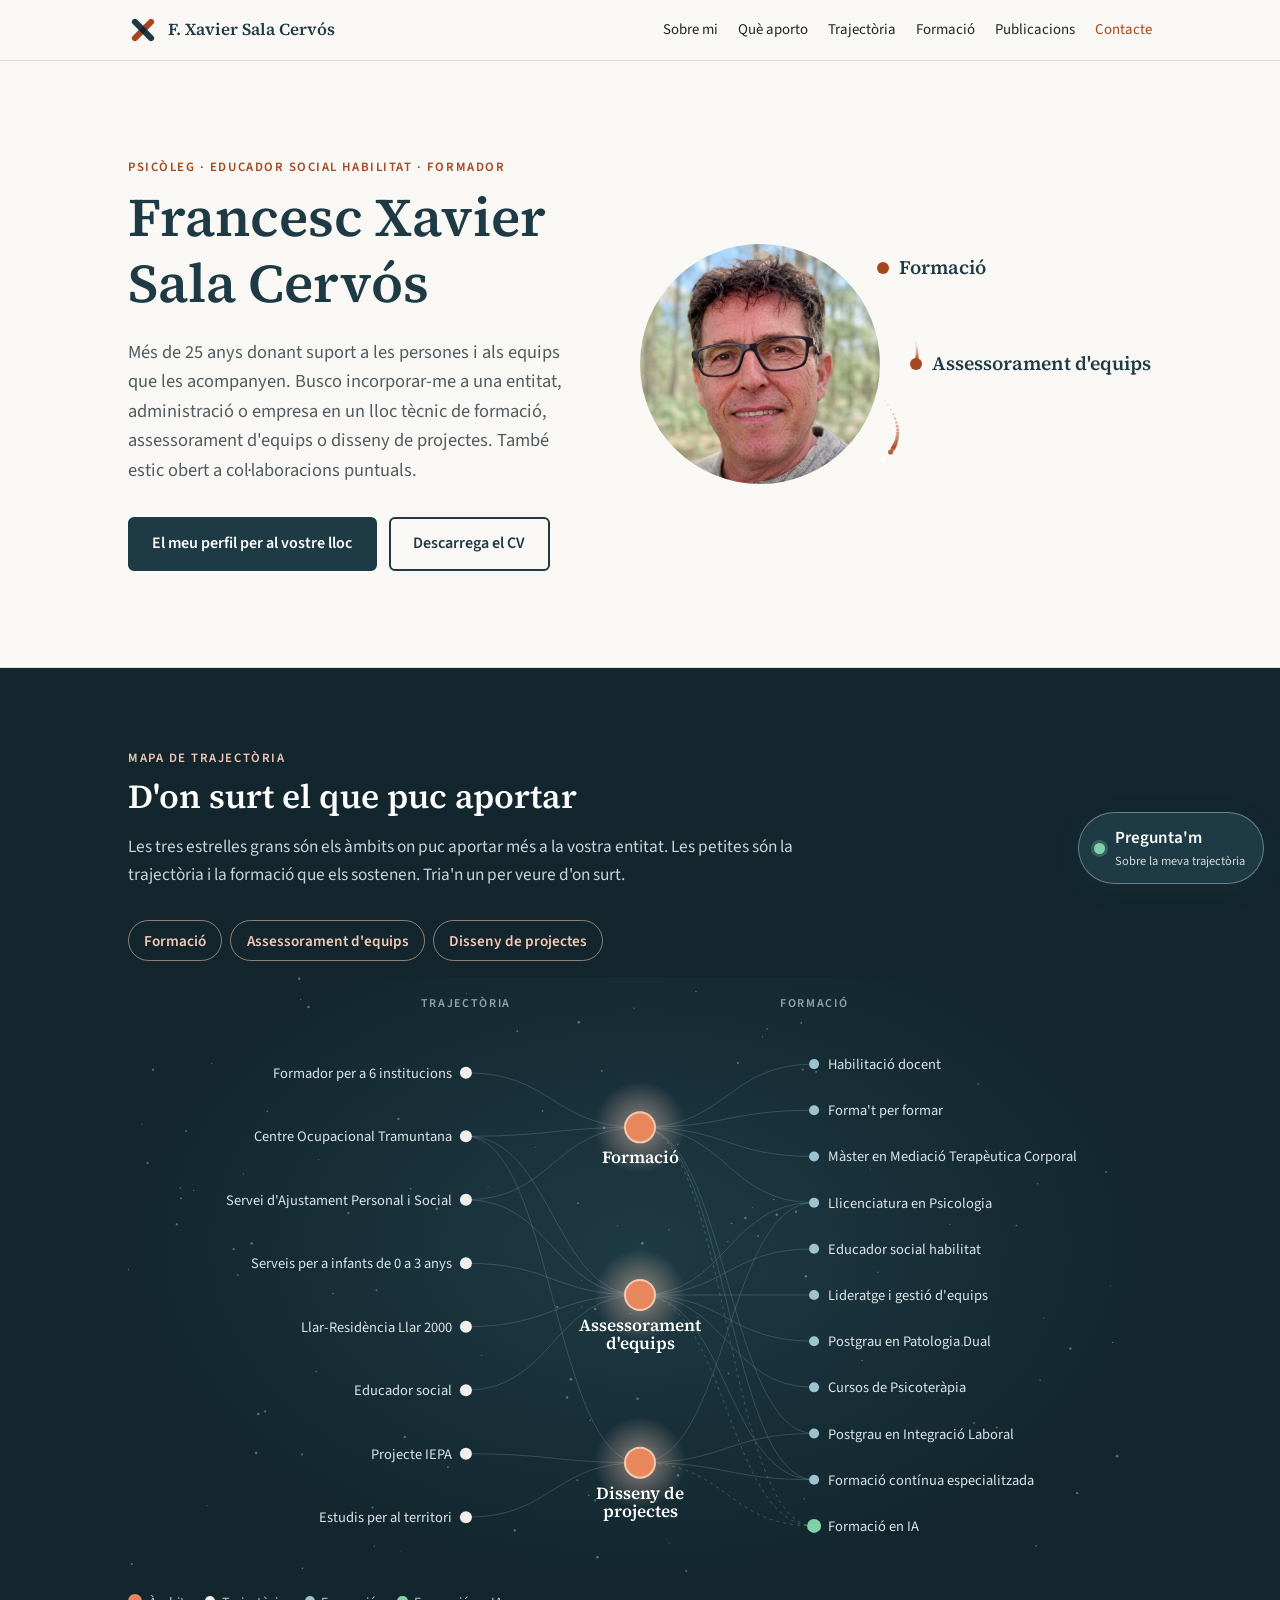
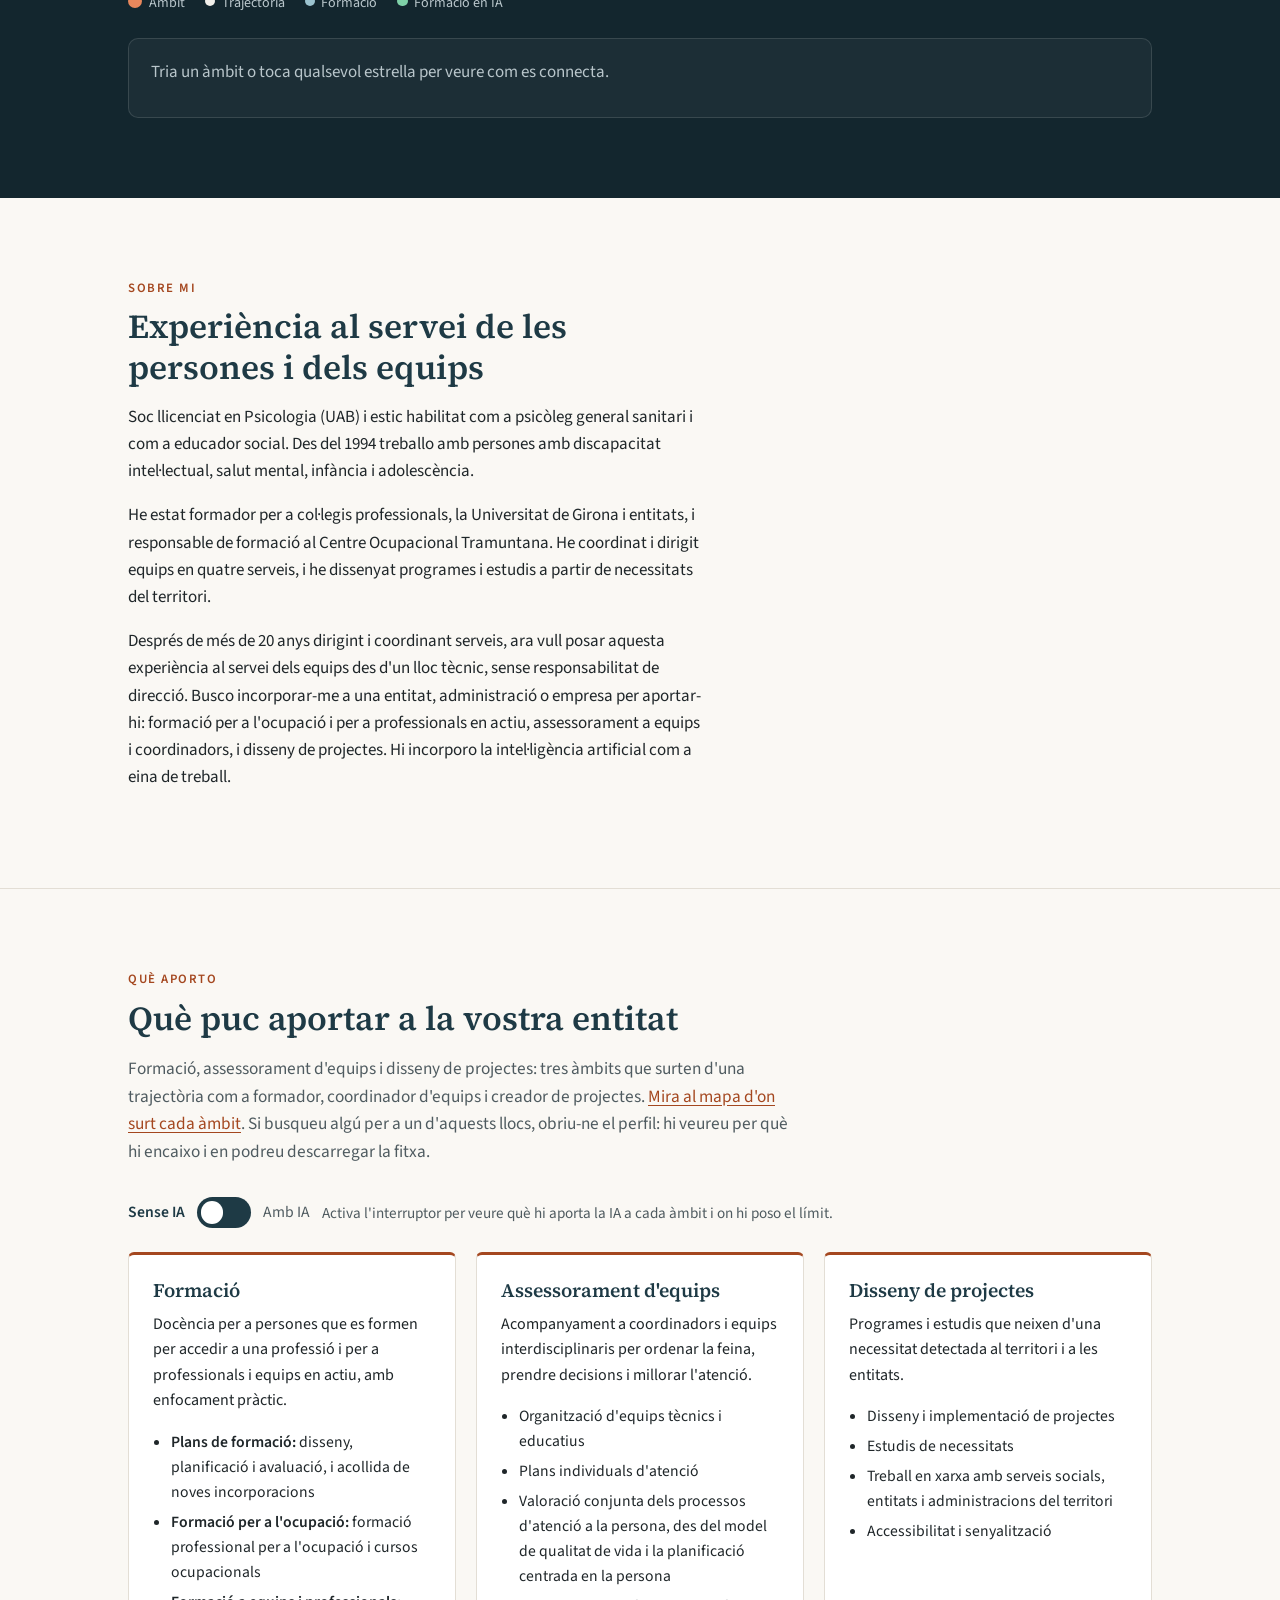
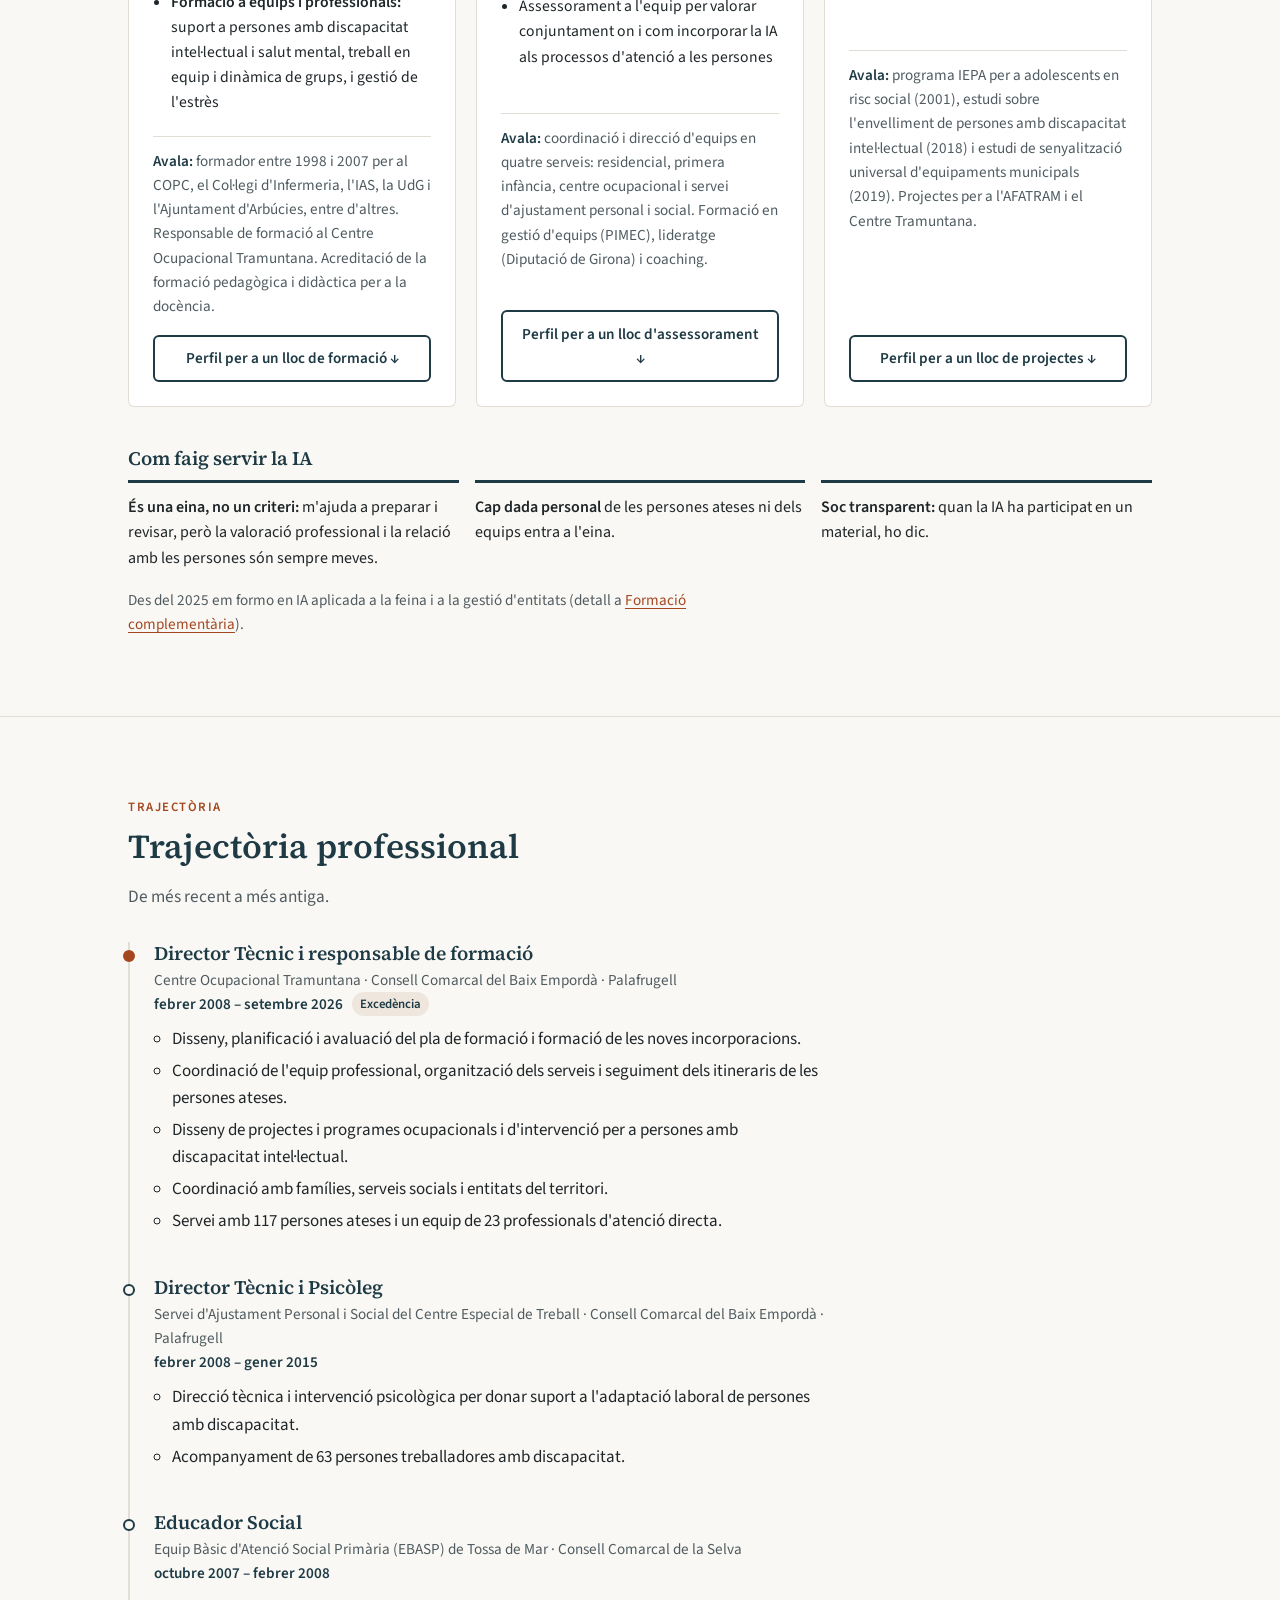
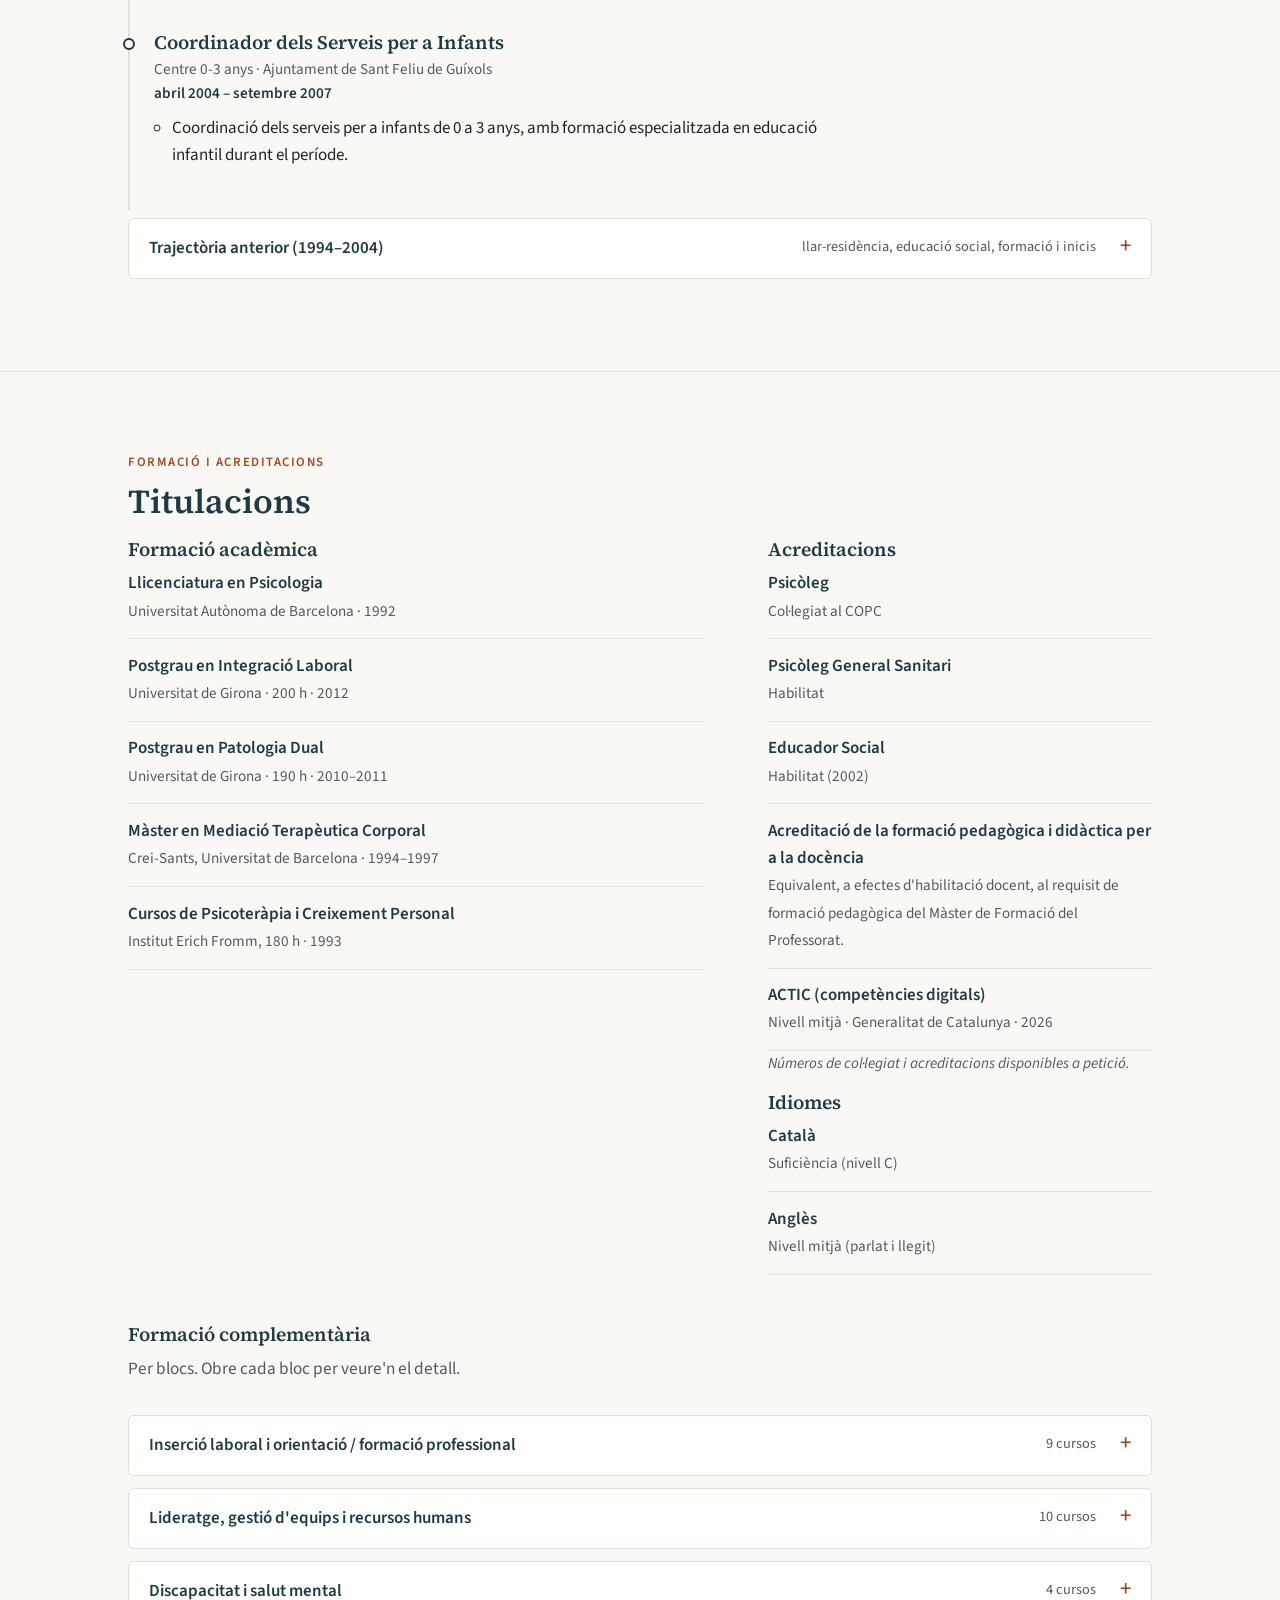
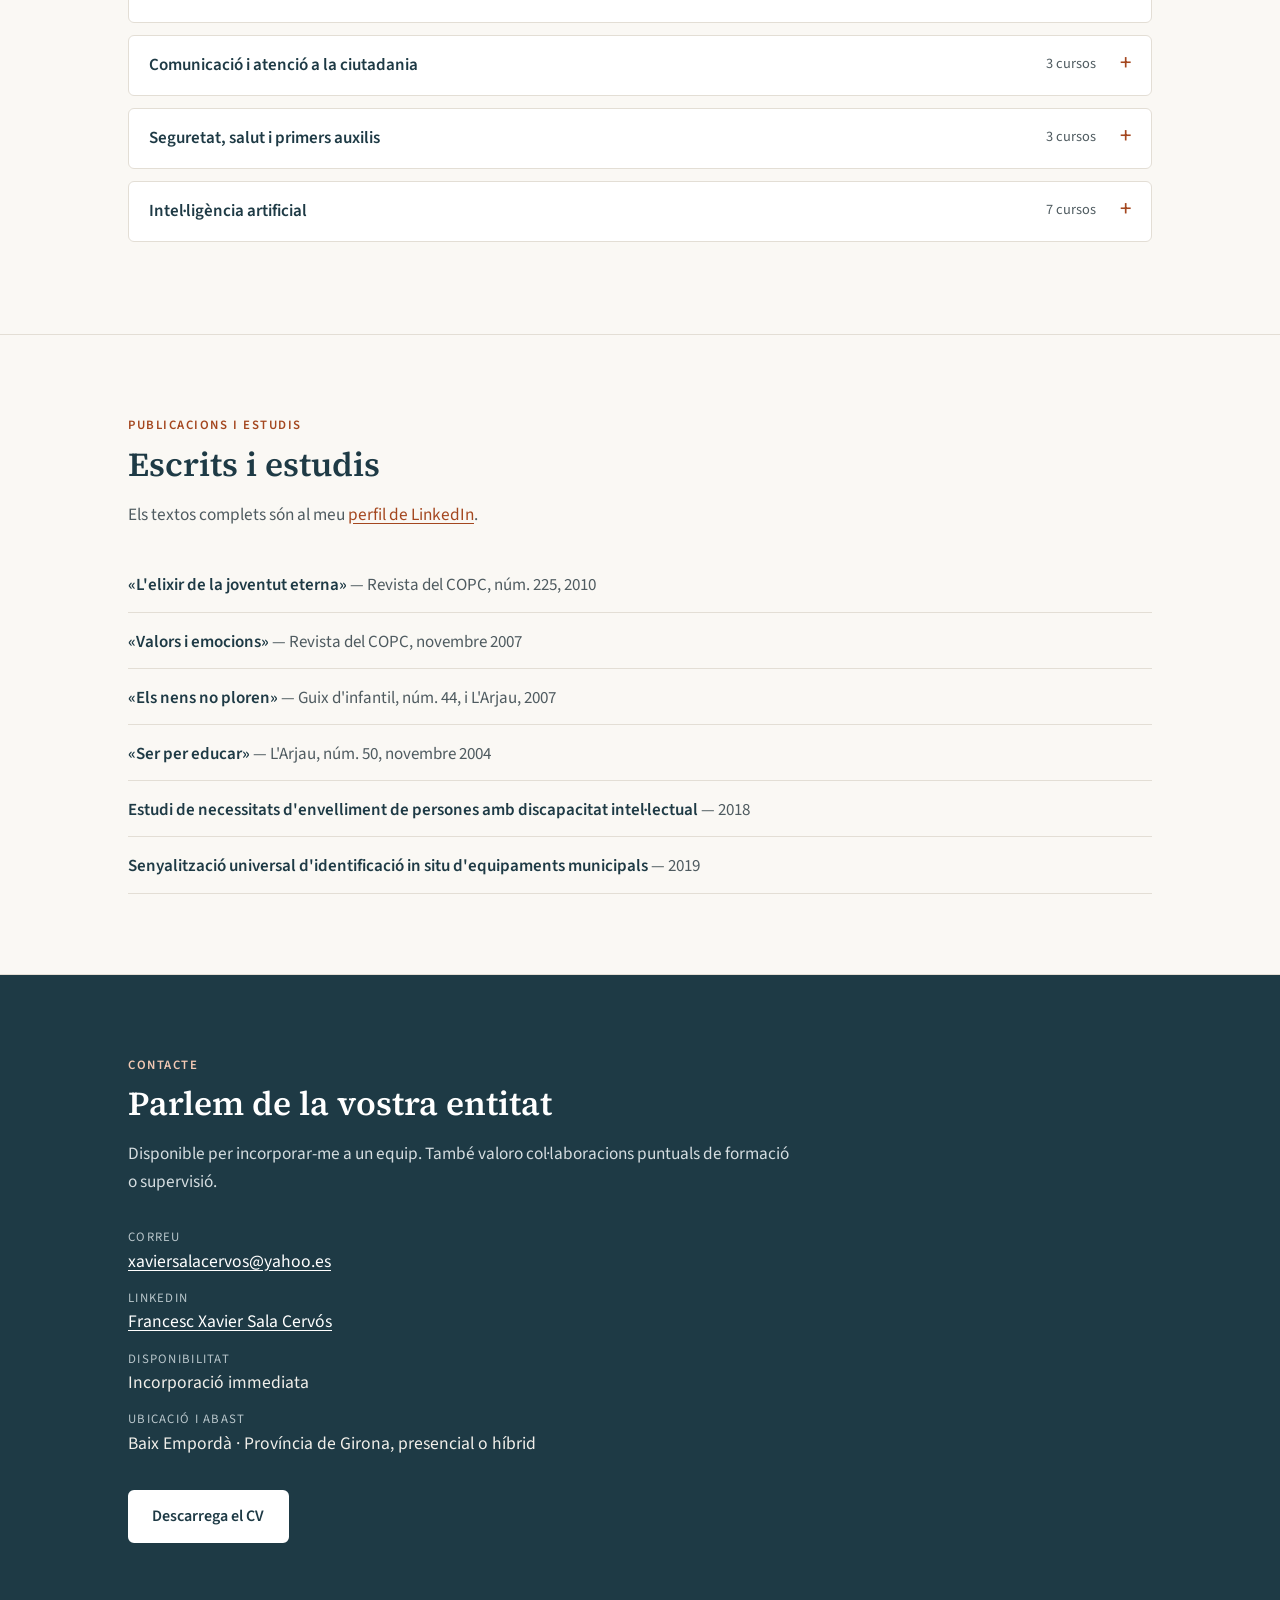
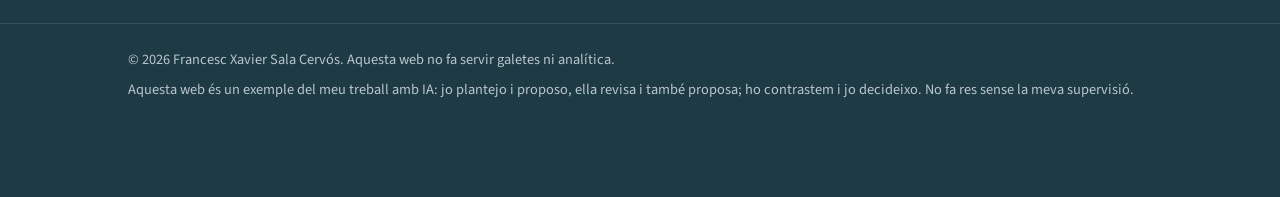
<file: index.html>
<!doctype html>
<html lang="ca" class="no-js">
<head>
  <meta charset="utf-8">
  <meta name="viewport" content="width=device-width, initial-scale=1">
  <title>Francesc Xavier Sala Cervós · Formació, assessorament d'equips i projectes</title>
  <meta name="description" content="Psicòleg, educador social habilitat i formador. Més de 25 anys donant suport a les persones i als equips que les acompanyen. Formació, assessorament d'equips i disseny de projectes.">
  <meta name="author" content="Francesc Xavier Sala Cervós">
  <meta name="robots" content="index, follow">
  <meta name="theme-color" content="#1E3A45">

  <!-- Substitueix https://xaviersalacervos.github.io/ per l'adreça real de la web (vegeu README.md) -->
  <link rel="canonical" href="https://xaviersalacervos.github.io/">
  <link rel="alternate" hreflang="ca" href="https://xaviersalacervos.github.io/">
  <!-- Quan hi hagi altres idiomes:
  <link rel="alternate" hreflang="es" href="https://xaviersalacervos.github.io/es/">
  <link rel="alternate" hreflang="en" href="https://xaviersalacervos.github.io/en/">
  <link rel="alternate" hreflang="x-default" href="https://xaviersalacervos.github.io/">
  -->

  <meta property="og:type" content="profile">
  <meta property="og:locale" content="ca_ES">
  <meta property="og:title" content="Francesc Xavier Sala Cervós · Psicòleg, educador social habilitat i formador">
  <meta property="og:description" content="Busco incorporar-me a una entitat, administració o empresa en un lloc tècnic de formació, assessorament d'equips o disseny de projectes.">
  <meta property="og:url" content="https://xaviersalacervos.github.io/">
  <meta property="og:image" content="https://xaviersalacervos.github.io/assets/og-image-v6.png">
  <meta property="og:image:width" content="1200">
  <meta property="og:image:height" content="630">
  <meta property="profile:first_name" content="Francesc Xavier">
  <meta property="profile:last_name" content="Sala Cervós">
  <meta name="twitter:card" content="summary_large_image">

  <link rel="icon" href="assets/favicon.svg" type="image/svg+xml">
  <link rel="preload" href="assets/fonts/sans-400.woff2" as="font" type="font/woff2" crossorigin>
  <link rel="preload" href="assets/fonts/serif-600.woff2" as="font" type="font/woff2" crossorigin>
  <link rel="stylesheet" href="css/style.css?v=15">

  <script>document.documentElement.classList.replace('no-js', 'js');</script>

  <script type="application/ld+json">
  {
    "@context": "https://schema.org",
    "@type": "Person",
    "name": "Francesc Xavier Sala Cervós",
    "jobTitle": "Psicòleg, educador social habilitat i formador",
    "description": "Psicòleg, educador social habilitat i formador. Busca un lloc tècnic de formació, assessorament d'equips o disseny de projectes.",
    "url": "https://xaviersalacervos.github.io/",
    "sameAs": ["https://www.linkedin.com/in/francesc-xavier-sala-cerv%C3%B3s-43414b52/"],
    "image": "https://xaviersalacervos.github.io/assets/foto.jpg",
    "email": "mailto:xaviersalacervos@yahoo.es",
    "knowsLanguage": ["ca", "en"],
    "knowsAbout": ["Formació i docència", "Assessorament d'equips", "Disseny de projectes socials", "Intel·ligència artificial aplicada a la gestió de persones", "Discapacitat intel·lectual", "Salut mental", "Psicologia", "Educació social"],
    "alumniOf": [
      { "@type": "CollegeOrUniversity", "name": "Universitat Autònoma de Barcelona" },
      { "@type": "CollegeOrUniversity", "name": "Universitat de Girona" }
    ],
    "hasCredential": [
      { "@type": "EducationalOccupationalCredential", "name": "Llicenciatura en Psicologia" },
      { "@type": "EducationalOccupationalCredential", "name": "Habilitació de Psicòleg General Sanitari" },
      { "@type": "EducationalOccupationalCredential", "name": "Habilitació d'Educador Social" },
      { "@type": "EducationalOccupationalCredential", "name": "Acreditació de la formació pedagògica i didàctica per a la docència" }
    ]
  }
  </script>
</head>
<body>
  <a class="skip-link" href="#contingut">Salta al contingut</a>

  <header class="site-header">
    <div class="container">
      <a class="brand" href="#inici"><img class="brand-mark" src="assets/logo.svg" alt="" width="30" height="30">F. Xavier Sala Cervós</a>
      <button class="nav-toggle" type="button" aria-expanded="false" aria-controls="menu">
        <span class="nav-toggle-bars" aria-hidden="true"></span> Menú
      </button>
      <nav class="site-nav" id="menu" aria-label="Seccions">
        <ul>
          <li><a href="#sobre-mi">Sobre mi</a></li>
          <li><a href="#expertesa">Què aporto</a></li>
          <li><a href="#experiencia">Trajectòria</a></li>
          <li><a href="#formacio">Formació</a></li>
          <li><a href="#publicacions">Publicacions</a></li>
          <li><a href="#contacte">Contacte</a></li>
        </ul>
      </nav>
    </div>
  </header>

  <main id="contingut">

    <!-- ===================== INICI ===================== -->
    <section class="hero" id="inici" aria-labelledby="titol-inici">
      <div class="hero-cel" aria-hidden="true">
        <svg viewBox="0 0 620 420" preserveAspectRatio="xMaxYMid meet"><g class="tast-linies"><path d="M60 70C240.0 70 240.0 95 420 95"/><path d="M140 40C280.0 40 280.0 95 420 95"/><path d="M200 110C310.0 110 310.0 95 420 95"/><path d="M280 40C350.0 40 350.0 95 420 95"/><path d="M110 150C315.0 150 315.0 225 520 225"/><path d="M200 110C360.0 110 360.0 225 520 225"/><path d="M170 220C345.0 220 345.0 225 520 225"/><path d="M250 170C385.0 170 385.0 225 520 225"/><path d="M330 260C425.0 260 425.0 225 520 225"/><path d="M560 40C540.0 40 540.0 225 520 225"/><path d="M60 250C235.0 250 235.0 345 410 345"/><path d="M90 350C250.0 350 250.0 345 410 345"/><path d="M220 320C315.0 320 315.0 345 410 345"/><path d="M300 390C355.0 390 355.0 345 410 345"/><path d="M580 370C495.0 370 495.0 345 410 345"/><path d="M330 260C370.0 260 370.0 345 410 345"/><path d="M250 170C335.0 170 335.0 95 420 95"/></g><circle class="tast-pols" cx="60" cy="70" r="3" style="animation-delay:0.00s"/><circle class="tast-pols" cx="140" cy="40" r="3" style="animation-delay:0.37s"/><circle class="tast-pols" cx="110" cy="150" r="3" style="animation-delay:0.74s"/><circle class="tast-pols" cx="200" cy="110" r="3" style="animation-delay:1.11s"/><circle class="tast-pols" cx="60" cy="250" r="3" style="animation-delay:1.48s"/><circle class="tast-pols" cx="170" cy="220" r="3" style="animation-delay:1.85s"/><circle class="tast-pols" cx="90" cy="350" r="3" style="animation-delay:2.22s"/><circle class="tast-pols" cx="220" cy="320" r="3" style="animation-delay:2.59s"/><circle class="tast-pols" cx="280" cy="40" r="3" style="animation-delay:2.96s"/><circle class="tast-pols" cx="300" cy="390" r="3" style="animation-delay:3.33s"/><circle class="tast-pols" cx="560" cy="40" r="3" style="animation-delay:3.70s"/><circle class="tast-pols" cx="580" cy="370" r="3" style="animation-delay:0.07s"/><circle class="tast-pols" cx="250" cy="170" r="3" style="animation-delay:0.44s"/><circle class="tast-pols" cx="330" cy="260" r="3" style="animation-delay:0.81s"/><g class="tast-estrella" style="animation-delay:0.0s"><circle class="tast-halo" cx="420" cy="95" r="34"/><circle class="tast-nucli" cx="420" cy="95" r="11"/></g><g class="tast-estrella" style="animation-delay:1.4s"><circle class="tast-halo" cx="520" cy="225" r="34"/><circle class="tast-nucli" cx="520" cy="225" r="11"/></g><g class="tast-estrella" style="animation-delay:2.8s"><circle class="tast-halo" cx="410" cy="345" r="34"/><circle class="tast-nucli" cx="410" cy="345" r="11"/></g></svg>
      </div>
      <div class="container">
        <div>
          <p class="eyebrow">Psicòleg · Educador social habilitat · Formador</p>
          <h1 id="titol-inici">Francesc Xavier Sala Cervós</h1>
          <p class="hero-title">Formació · Assessorament d'equips · Disseny de projectes</p>
          <p class="hero-value">Més de 25 anys donant suport a les persones i als equips que les acompanyen. Busco incorporar-me a una entitat, administració o empresa en un lloc tècnic de formació, assessorament d'equips o disseny de projectes. També estic obert a col·laboracions puntuals.</p>
          <div class="actions">
            <a class="btn btn-primary" href="#expertesa">El meu perfil per al vostre lloc</a>
            <a class="btn btn-secondary" href="cv/Francesc_Xavier_Sala_Cervos_CV.pdf" download>Descarrega el CV <span class="visually-hidden">(PDF)</span></a>
          </div>
        </div>
        <!-- Foto opcional: desa-la com a assets/foto.jpg (quadrada, mínim 600×600 px)
             i substitueix les inicials per:
             <img src="assets/foto.jpg" alt="Francesc Xavier Sala Cervós" width="600" height="600"> -->
        <div class="photo-slot"><img src="assets/foto.jpg" alt="Francesc Xavier Sala Cervós" width="720" height="720"></div>
      </div>
    </section>

    <!-- ===================== MAPA (constel·lació) ===================== -->
    <section class="mapa" id="mapa" aria-labelledby="titol-mapa">
      <div class="container">
        <p class="eyebrow">Mapa de trajectòria</p>
        <h2 id="titol-mapa">D'on surt el que puc aportar</h2>
        <p class="section-lead">Les tres estrelles grans són els àmbits on puc aportar més a la vostra entitat. Les petites són la trajectòria i la formació que els sostenen. Tria'n un per veure d'on surt.</p>
        <div class="mapa-filtres" role="group" aria-label="Tria un àmbit">
          <button type="button" class="mapa-filtre" data-id="F" aria-pressed="false">Formació</button>
          <button type="button" class="mapa-filtre" data-id="S" aria-pressed="false">Assessorament d'equips</button>
          <button type="button" class="mapa-filtre" data-id="P" aria-pressed="false">Disseny de projectes</button>
        </div>
        <div class="mapa-cel" id="mapa-cel"></div>
        <ul class="mapa-llegenda" aria-hidden="true">
          <li><i class="ll-srv"></i>Àmbit</li>
          <li><i class="ll-exp"></i>Trajectòria</li>
          <li><i class="ll-form"></i>Formació</li>
          <li><i class="ll-ia"></i>Formació en IA</li>
        </ul>
        <div class="mapa-info" id="mapa-info" aria-live="polite"></div>
      </div>
    </section>

    <!-- ===================== SOBRE MI ===================== -->
    <section id="sobre-mi" aria-labelledby="titol-sobre">
      <div class="container about-grid">
        <div>
          <p class="eyebrow">Sobre mi</p>
          <h2 id="titol-sobre">Experiència al servei de les persones i dels equips</h2>
          <p>Soc llicenciat en Psicologia (UAB) i estic habilitat com a psicòleg general sanitari i com a educador social. Des del 1994 treballo amb persones amb discapacitat intel·lectual, salut mental, infància i adolescència.</p>
          <p>He estat formador per a col·legis professionals, la Universitat de Girona i entitats, i responsable de formació al Centre Ocupacional Tramuntana. He coordinat i dirigit equips en quatre serveis, i he dissenyat programes i estudis a partir de necessitats del territori.</p>
          <p>Després de més de 20 anys dirigint i coordinant serveis, ara vull posar aquesta experiència al servei dels equips des d'un lloc tècnic, sense responsabilitat de direcció. Busco incorporar-me a una entitat, administració o empresa per aportar-hi: formació per a l'ocupació i per a professionals en actiu, assessorament a equips i coordinadors, i disseny de projectes. Hi incorporo la intel·ligència artificial com a eina de treball.</p>
        </div>
      </div>
    </section>

    <!-- ===================== EXPERTESA ===================== -->
    <section id="expertesa" aria-labelledby="titol-expertesa">
      <div class="container">
        <p class="eyebrow">Què aporto</p>
        <h2 id="titol-expertesa">Què puc aportar a la vostra entitat</h2>
        <p class="section-lead">Formació, assessorament d'equips i disseny de projectes: tres àmbits que surten d'una trajectòria com a formador, coordinador d'equips i creador de projectes. <a href="#mapa">Mira al mapa d'on surt cada àmbit</a>. Si busqueu algú per a un d'aquests llocs, obriu-ne el perfil: hi veureu per què hi encaixo i en podreu descarregar la fitxa.</p>

        <div class="vista-switch">
          <button type="button" class="vista-op" data-vista="persona" tabindex="-1" aria-hidden="true">Sense IA</button>
          <button type="button" class="switch" id="vista-ia" role="switch" aria-checked="false">
            <span class="visually-hidden">Mostra com treballo amb IA a cada àmbit</span>
          </button>
          <button type="button" class="vista-op" data-vista="ia" tabindex="-1" aria-hidden="true">Amb IA</button>
          <p class="vista-nota">Activa l'interruptor per veure què hi aporta la IA a cada àmbit i on hi poso el límit.</p>
        </div>

        <ol class="proces" aria-label="Com treballo amb IA">
          <li><strong>Plantejo</strong> l'objectiu, el context i el criteri.</li>
          <li><strong>La IA proposa</strong> esborranys, alternatives i preguntes.</li>
          <li><strong>Ho contrasto:</strong> reviso, hi discrepo i li demano que ho repensi.</li>
          <li><strong>Decideixo</strong> la versió final i en responc jo.</li>
        </ol>

        <div class="cards cards-3">
          <article class="card">
            <h3>Formació</h3>
            <div class="vista-persona">
              <p>Docència per a persones que es formen per accedir a una professió i per a professionals i equips en actiu, amb enfocament pràctic.</p>
              <ul class="offer-points">
                <li><strong>Plans de formació:</strong> disseny, planificació i avaluació, i acollida de noves incorporacions</li>
                <li><strong>Formació per a l'ocupació:</strong> formació professional per a l'ocupació i cursos ocupacionals</li>
                <li><strong>Formació a equips i professionals:</strong> suport a persones amb discapacitat intel·lectual i salut mental, treball en equip i dinàmica de grups, i gestió de l'estrès</li>
              </ul>
            </div>
            <div class="vista-ia">
              <h4>Què hi aporta la IA</h4>
              <ul class="offer-points">
                <li>Un primer esborrany de guió i dinàmiques en minuts, que em deixa més temps per pensar la sessió</li>
                <li>Materials interactius i pedagògics: qüestionaris, casos pràctics i activitats per treballar a l'aula</li>
                <li>Alternatives que no se m'havien acudit: una altra dinàmica, un exemple pensat per a un altre públic</li>
                <li>Una mirada crítica: li demano que revisi el guió com ho faria un participant escèptic</li>
              </ul>
              <p class="limit"><strong>Límit:</strong> cap dada ni cita arriba a l'aula sense que l'hagi verificat.</p>
            </div>
            <p class="evidence"><strong>Avala:</strong> formador entre 1998 i 2007 per al COPC, el Col·legi d'Infermeria, l'IAS, la UdG i l'Ajuntament d'Arbúcies, entre d'altres. Responsable de formació al Centre Ocupacional Tramuntana. Acreditació de la formació pedagògica i didàctica per a la docència.</p>
            <button type="button" class="amida-op" data-perfil="formacio" aria-pressed="false" aria-controls="amida-panell">Perfil per a un lloc de formació</button>
          </article>

          <article class="card">
            <h3>Assessorament d'equips</h3>
            <div class="vista-persona">
              <p>Acompanyament a coordinadors i equips interdisciplinaris per ordenar la feina, prendre decisions i millorar l'atenció.</p>
              <ul class="offer-points">
                <li>Organització d'equips tècnics i educatius</li>
                <li>Plans individuals d'atenció</li>
                <li>Valoració conjunta dels processos d'atenció a la persona, des del model de qualitat de vida i la planificació centrada en la persona</li>
                <li>Assessorament a l'equip per valorar conjuntament on i com incorporar la IA als processos d'atenció a les persones</li>
              </ul>
            </div>
            <div class="vista-ia">
              <h4>Què hi aporta la IA</h4>
              <ul class="offer-points">
                <li>Anàlisi de les notes de les sessions i, si l'equip ho acorda, de la transcripció de temes pactats, sense dades identificatives, per detectar temes recurrents i proposar millores conjuntament</li>
                <li>Preguntes per obrir la reflexió de l'equip</li>
                <li>Hipòtesis alternatives per preparar la sessió, sempre a partir de casos anonimitzats</li>
              </ul>
              <p class="limit"><strong>Límit:</strong> només amb el consentiment explícit de l'equip, sobre temes pactats abans i amb eines que compleixin el RGPD. Abans de cap anàlisi elimino tota dada que permeti identificar ningú, i l'àudio s'esborra.</p>
            </div>
            <p class="evidence"><strong>Avala:</strong> coordinació i direcció d'equips en quatre serveis: residencial, primera infància, centre ocupacional i servei d'ajustament personal i social. Formació en gestió d'equips (PIMEC), lideratge (Diputació de Girona) i coaching.</p>
            <button type="button" class="amida-op" data-perfil="assessorament" aria-pressed="false" aria-controls="amida-panell">Perfil per a un lloc d'assessorament</button>
          </article>

          <article class="card">
            <h3>Disseny de projectes</h3>
            <div class="vista-persona">
              <p>Programes i estudis que neixen d'una necessitat detectada al territori i a les entitats.</p>
              <ul class="offer-points">
                <li>Disseny i implementació de projectes</li>
                <li>Estudis de necessitats</li>
                <li>Treball en xarxa amb serveis socials, entitats i administracions del territori</li>
                <li>Accessibilitat i senyalització</li>
              </ul>
            </div>
            <div class="vista-ia">
              <h4>Què hi aporta la IA</h4>
              <ul class="offer-points">
                <li>Revisió de la coherència entre objectius, activitats i indicadors</li>
                <li>Escenaris i riscos que costa veure des de dins del projecte</li>
                <li>Una crítica exigent: li demano que avaluï la proposta com ho faria un finançador</li>
              </ul>
              <p class="limit"><strong>Límit:</strong> tota xifra, norma o dada del territori que entra en un projecte la comprovo en fonts oficials (Idescat, Generalitat, la convocatòria). No en dono cap per bona només perquè la digui la IA.</p>
            </div>
            <p class="evidence"><strong>Avala:</strong> programa IEPA per a adolescents en risc social (2001), estudi sobre l'envelliment de persones amb discapacitat intel·lectual (2018) i estudi de senyalització universal d'equipaments municipals (2019). Projectes per a l'AFATRAM i el Centre Tramuntana.</p>
            <button type="button" class="amida-op" data-perfil="projectes" aria-pressed="false" aria-controls="amida-panell">Perfil per a un lloc de projectes</button>
          </article>
        </div>
        <div class="amida-panell" id="amida-panell" aria-live="polite" hidden></div>
        <div class="ia-criteris" id="ia">
          <h3>Com faig servir la IA</h3>
          <ul class="criteria">
            <li><strong>És una eina, no un criteri:</strong> m'ajuda a preparar i revisar, però la valoració professional i la relació amb les persones són sempre meves.</li>
            <li><strong>Cap dada personal</strong> de les persones ateses ni dels equips entra a l'eina.</li>
            <li><strong>Soc transparent:</strong> quan la IA ha participat en un material, ho dic.</li>
          </ul>
          <p class="ia-nota">Des del 2025 em formo en IA aplicada a la feina i a la gestió d'entitats (detall a <a href="#formacio-complementaria">Formació complementària</a>).</p>
        </div>
      </div>
    </section>

    <!-- ===================== EXPERIÈNCIA ===================== -->
    <section id="experiencia" aria-labelledby="titol-exp">
      <div class="container">
        <p class="eyebrow">Trajectòria</p>
        <h2 id="titol-exp">Trajectòria professional</h2>
        <p class="section-lead">De més recent a més antiga.</p>

        <ol class="timeline">
          <li class="current">
            <h3>Director Tècnic i responsable de formació</h3>
            <p class="meta">Centre Ocupacional Tramuntana · Consell Comarcal del Baix Empordà · Palafrugell<br>
              <span class="when">febrer 2008 – setembre 2026</span> <span class="tag">Excedència</span></p>
            <ul class="details">
              <li>Disseny, planificació i avaluació del pla de formació i formació de les noves incorporacions.</li>
              <li>Coordinació de l'equip professional, organització dels serveis i seguiment dels itineraris de les persones ateses.</li>
              <li>Disseny de projectes i programes ocupacionals i d'intervenció per a persones amb discapacitat intel·lectual.</li>
              <li>Coordinació amb famílies, serveis socials i entitats del territori.</li>
              <li>Servei amb 117 persones ateses i un equip de 23 professionals d'atenció directa.</li>
            </ul>
          </li>

          <li>
            <h3>Director Tècnic i Psicòleg</h3>
            <p class="meta">Servei d'Ajustament Personal i Social del Centre Especial de Treball · Consell Comarcal del Baix Empordà · Palafrugell<br>
              <span class="when">febrer 2008 – gener 2015</span></p>
            <ul class="details">
              <li>Direcció tècnica i intervenció psicològica per donar suport a l'adaptació laboral de persones amb discapacitat.</li>
              <li>Acompanyament de 63 persones treballadores amb discapacitat.</li>
            </ul>
          </li>

          <li>
            <h3>Educador Social</h3>
            <p class="meta">Equip Bàsic d'Atenció Social Primària (EBASP) de Tossa de Mar · Consell Comarcal de la Selva<br>
              <span class="when">octubre 2007 – febrer 2008</span></p>
          </li>

          <li>
            <h3>Coordinador dels Serveis per a Infants</h3>
            <p class="meta">Centre 0-3 anys · Ajuntament de Sant Feliu de Guíxols<br>
              <span class="when">abril 2004 – setembre 2007</span></p>
            <ul class="details">
              <li>Coordinació dels serveis per a infants de 0 a 3 anys, amb formació especialitzada en educació infantil durant el període.</li>
            </ul>
          </li>

        </ol>
        <details class="traj-anterior">
          <summary>Trajectòria anterior (1994–2004) <span class="count">llar-residència, educació social, formació i inicis</span></summary>
          <ol class="timeline">
          <li>
            <h3>Director Tècnic</h3>
            <p class="meta">Llar-Residència «Llar 2000» per a persones amb discapacitat intel·lectual · Plataforma Educativa · Palafrugell<br>
              <span class="when">setembre 2003 – 2004</span></p>
            <ul class="details">
              <li>Direcció tècnica del recurs residencial: organització del servei i de l'equip educatiu.</li>
            </ul>
          </li>

          <li>
            <h3>Educador Social</h3>
            <p class="meta">Centre Residencial d'Acció Educativa Sobrequés · Plataforma Educativa · Girona<br>
              <span class="when">febrer 2002 – setembre 2003</span></p>
            <ul class="details">
              <li>Intervenció socioeducativa amb infants i adolescents en un centre residencial d'acció educativa.</li>
            </ul>
          </li>

          <li>
            <h3>Educador Social</h3>
            <p class="meta">Llar-Residència «Llar-2000» per a persones amb discapacitat intel·lectual · Plataforma Educativa · Palafrugell<br>
              <span class="when">abril 2000 – febrer 2002</span></p>
            <ul class="details">
              <li>Atenció socioeducativa directa a persones amb discapacitat intel·lectual en règim residencial.</li>
            </ul>
          </li>

          <li>
            <h3>Formador Freelance</h3>
            <p class="meta">COPC, Col·legi Oficial d'Infermeria, IAS, Ajuntament d'Arbúcies, Fundació Plataforma Educativa, UdG · Itinerant<br>
              <span class="when">1998 – 2007</span></p>
            <ul class="details">
              <li>Formació en tècniques de relaxació i gestió de l'estrès.</li>
              <li>Formació en psicologia aplicada: psicopatologia, treball en equip, direcció d'equips, dinàmica de grups, ensenyar a aprendre, tècniques d'estudi i psicomotricitat.</li>
              <li>8 temàtiques formatives impartides a 6 institucions.</li>
            </ul>
          </li>

          <li>
            <h3>Trajectòria professional inicial</h3>
            <p class="meta"><span class="when">1994 – 2001</span></p>
            <ul class="details">
              <li>Monitor al taller ocupacional Sant Jordi (Barcelona) i al pis-residència i taller Montseny-Guilleries (Arbúcies), amb persones amb discapacitat intel·lectual.</li>
              <li>Disseny i aplicació del programa «Intervenció psicopedagògica i animació sociocultural d'adolescents en risc social» (Projecte IEPA, Associació Il·lusions, Palafrugell, 2001).</li>
              <li>Monitor d'activitats de lleure juvenil (Palafrugell, 2001).</li>
            </ul>
          </li>
          </ol>
        </details>
      </div>
    </section>

    <!-- ===================== FORMACIÓ I ACREDITACIONS ===================== -->
    <section id="formacio" aria-labelledby="titol-formacio">
      <div class="container">
        <p class="eyebrow">Formació i acreditacions</p>
        <h2 id="titol-formacio">Titulacions</h2>

        <div class="edu-grid">
          <div>
            <h3>Formació acadèmica</h3>
            <ul class="edu-list">
              <li><strong>Llicenciatura en Psicologia</strong><span>Universitat Autònoma de Barcelona · 1992</span></li>
              <li><strong>Postgrau en Integració Laboral</strong><span>Universitat de Girona · 200 h · 2012</span></li>
              <li><strong>Postgrau en Patologia Dual</strong><span>Universitat de Girona · 190 h · 2010–2011</span></li>
              <li><strong>Màster en Mediació Terapèutica Corporal</strong><span>Crei-Sants, Universitat de Barcelona · 1994–1997</span></li>
              <li><strong>Cursos de Psicoteràpia i Creixement Personal</strong><span>Institut Erich Fromm, 180 h · 1993</span></li>
            </ul>
          </div>
          <div>
            <h3>Acreditacions</h3>
            <ul class="edu-list">
              <li><strong>Psicòleg</strong><span>Col·legiat al COPC</span></li>
              <li><strong>Psicòleg General Sanitari</strong><span>Habilitat</span></li>
              <li><strong>Educador Social</strong><span>Habilitat (2002)</span></li>
              <li><strong>Acreditació de la formació pedagògica i didàctica per a la docència</strong><span>Equivalent, a efectes d'habilitació docent, al requisit de formació pedagògica del Màster de Formació del Professorat.</span></li>
              <li><strong>ACTIC (competències digitals)</strong><span>Nivell mitjà · Generalitat de Catalunya · 2026</span></li>
            </ul>
            <p class="note">Números de col·legiat i acreditacions disponibles a petició.</p>

            <h3>Idiomes</h3>
            <ul class="edu-list">
              <li><strong>Català</strong><span>Suficiència (nivell C)</span></li>
              <li><strong>Anglès</strong><span>Nivell mitjà (parlat i llegit)</span></li>
            </ul>
          </div>
        </div>

        <!-- ===================== FORMACIÓ COMPLEMENTÀRIA ===================== -->
        <h3 id="formacio-complementaria" style="margin-top:3rem">Formació complementària</h3>
        <p class="section-lead">Per blocs. Obre cada bloc per veure'n el detall.</p>

        <details>
          <summary>Inserció laboral i orientació / formació professional <span class="count">9 cursos</span></summary>
          <ul>
            <li>Postgrau Tècnic en Integració Laboral — UdG, 2012 (200 h)</li>
            <li>Dissenys tecnopedagògics en entorns d'aprenentatge — Generalitat (Forma't per formar), 2026 (10 h)</li>
            <li>Avaluació per competències professionals — Generalitat (Forma't per formar), 2026 (8 h)</li>
            <li>Formació i motivació — Generalitat (Forma't per formar), 2026 (8 h)</li>
            <li>Sectors d'activitat i nous perfils — Generalitat (Forma't per formar), 2026 (6 h)</li>
            <li>Metodologies per a l'orientació professional — Generalitat (Forma't per formar), 2026 (5 h)</li>
            <li>El treball amb suport — 2010 (11 h)</li>
            <li>Protocol per a la prospecció i intermediació de persones amb discapacitat i/o malaltia mental a l'empresa ordinària — Departament de Treball, 2010 (5 h)</li>
            <li>Salut mental i ocupació — AMMFEINA, 2008 (30 h)</li>
          </ul>
        </details>

        <details>
          <summary>Lideratge, gestió d'equips i recursos humans <span class="count">10 cursos</span></summary>
          <ul>
            <li>Lideratge, motivació i gestió de persones — Diputació de Girona, 2011 (20 h)</li>
            <li>Selecció i desenvolupament de RRHH: gestió per competències — UdG, 2010 (24 h)</li>
            <li>Coordinació i direcció d'equips en l'àmbit socioeducatiu — Fundació Sergi, 2007 (18 h)</li>
            <li>Gestió d'equips — PIMEC, 2013 (20 h)</li>
            <li>Resolució de conflictes — CEPROM, 2010 (20 h)</li>
            <li>Negociació — 2016 (30 h)</li>
            <li>Intel·ligència emocional — CCOO, 2013 (40 h)</li>
            <li>Treball en equip — CCOO, 2015 (20 h)</li>
            <li>Coaching — IDFO, 2013 (20 h)</li>
            <li>PNL — IDFO, 2015 (30 h)</li>
          </ul>
        </details>

        <details>
          <summary>Discapacitat i salut mental <span class="count">4 cursos</span></summary>
          <ul>
            <li>Envelliment i discapacitat intel·lectual — DINCAT, 2015 (15 h)</li>
            <li>Trastorn de conducta — Diputació de Girona, 2016 (10 h)</li>
            <li>Suport a la presa de decisions en discapacitat — 2021 (12 h)</li>
            <li>L'abordatge integral de l'autisme — EUSES, 2013</li>
          </ul>
        </details>

        <details>
          <summary>Comunicació i atenció a la ciutadania <span class="count">3 cursos</span></summary>
          <ul>
            <li>Estratègies, eines i tècniques de comunicació verbal — Diputació de Girona, 2015 (12 h)</li>
            <li>Habilitats comunicatives en l'atenció al ciutadà — Diputació de Girona, 2018 (10 h)</li>
            <li>L'art de generar converses constructives i efectives — Diputació de Girona, 2021 (10 h)</li>
          </ul>
        </details>

        <details>
          <summary>Seguretat, salut i primers auxilis <span class="count">3 cursos</span></summary>
          <ul>
            <li>Nivell bàsic en prevenció de riscos laborals — 2008 (50 h)</li>
            <li>Suport vital bàsic – manipulació del DEA — actualitzacions 2012, 2015, 2017 i 2020</li>
            <li>Primers auxilis psicològics per a equips d'intervenció — Dipsalut, 2012 (12 h)</li>
          </ul>
        </details>

        <details>
          <summary>Intel·ligència artificial <span class="count">7 cursos</span></summary>
          <ul>
            <li>Aplicacions pràctiques de ChatGPT per a la innovació i l'eficiència — Diputació de Girona, 2025 (12 h)</li>
            <li>Curs d'iniciació a la IA — BIG School, 2026 (6 h)</li>
            <li>Curs d'iniciació als fluxos de treball amb la IA — BIG School, 2026 (6 h)</li>
            <li>IA aplicada a la gestió d'entitats (nivell bàsic) — Plena Inclusión, 2026 (6 h)</li>
            <li>Curs d'IA per a la societat civil — Plena Inclusión i Founderz, 2026 (6 h)</li>
            <li>Introducció a l'ús de la IA per a professionals de la psicologia (2a edició) — COPC, 2026 (4 h)</li>
            <li>Introducció a la intel·ligència artificial — PIMEC, 2026 (25 h)</li>
          </ul>
        </details>
      </div>
    </section>

    <!-- ===================== PUBLICACIONS ===================== -->
    <section id="publicacions" aria-labelledby="titol-pub">
      <div class="container">
        <p class="eyebrow">Publicacions i estudis</p>
        <h2 id="titol-pub">Escrits i estudis</h2>
        <p class="section-lead">Els textos complets són al meu <a href="https://www.linkedin.com/in/francesc-xavier-sala-cerv%C3%B3s-43414b52/" rel="me noopener">perfil de LinkedIn</a>.</p>
        <ul class="pubs">
          <li><cite>«L'elixir de la joventut eterna»</cite> <span>— Revista del COPC, núm. 225, 2010</span></li>
          <li><cite>«Valors i emocions»</cite> <span>— Revista del COPC, novembre 2007</span></li>
          <li><cite>«Els nens no ploren»</cite> <span>— Guix d'infantil, núm. 44, i L'Arjau, 2007</span></li>
          <li><cite>«Ser per educar»</cite> <span>— L'Arjau, núm. 50, novembre 2004</span></li>
          <li><cite>Estudi de necessitats d'envelliment de persones amb discapacitat intel·lectual</cite> <span>— 2018</span></li>
          <li><cite>Senyalització universal d'identificació in situ d'equipaments municipals</cite> <span>— 2019</span></li>
        </ul>
      </div>
    </section>

    <!-- ===================== CONTACTE ===================== -->
    <section class="contact" id="contacte" aria-labelledby="titol-contacte">
      <div class="container">
        <p class="eyebrow" style="color:#F3C9B4">Contacte</p>
        <h2 id="titol-contacte">Parlem de la vostra entitat</h2>
        <p class="section-lead">Disponible per incorporar-me a un equip. També valoro col·laboracions puntuals de formació o supervisió.</p>
        <ul class="contact-list">
          <li><span>Correu</span><a href="mailto:xaviersalacervos@yahoo.es">xaviersalacervos@yahoo.es</a></li>
          <li><span>LinkedIn</span><a href="https://www.linkedin.com/in/francesc-xavier-sala-cerv%C3%B3s-43414b52/" rel="me noopener">Francesc Xavier Sala Cervós</a></li>
          <li><span>Disponibilitat</span>Incorporació immediata</li>
          <li><span>Ubicació i abast</span>Baix Empordà · Província de Girona, presencial o híbrid</li>
        </ul>
        <div class="actions">
          <a class="btn btn-primary" href="cv/Francesc_Xavier_Sala_Cervos_CV.pdf" download>Descarrega el CV <span class="visually-hidden">(PDF)</span></a>
        </div>
      </div>
    </section>
  </main>



  <button type="button" class="chat-fab" data-xat-obre aria-controls="xat" aria-expanded="false">
    <span class="chat-fab-dot" aria-hidden="true"></span>
    <span><strong>Pregunta'm</strong><small>Sobre la meva trajectòria</small></span>
  </button>

  <section class="xat" id="xat" role="dialog" aria-modal="false" aria-labelledby="xat-titol" hidden>
    <header class="xat-cap">
      <div>
        <h2 id="xat-titol">Pregunta'm</h2>
        <p>Tria una pregunta sobre la meva trajectòria.</p>
      </div>
      <div class="xat-accions">
        <button type="button" class="xat-nova" id="xat-nova">Nova conversa</button>
        <button type="button" class="xat-tanca" id="xat-tanca" aria-label="Tanca">×</button>
      </div>
    </header>
    <div class="xat-fil" id="xat-fil" aria-live="polite">
      <div class="xat-msg xat-ell">Hola! Tria una pregunta i et responc.</div>
    </div>
    <div class="xat-suggerides" id="xat-suggerides" aria-label="Preguntes suggerides"></div>
  </section>

  <footer class="site-footer">
    <div class="container">
      <p>© <span id="any">2026</span> Francesc Xavier Sala Cervós. Aquesta web no fa servir galetes ni analítica.</p>
      <p>Aquesta web és un exemple del meu treball amb IA: jo plantejo i proposo, ella revisa i també proposa; ho contrastem i jo decideixo. No fa res sense la meva supervisió.</p>
    </div>
  </footer>

  <script src="js/main.js?v=4" defer></script>
  <script src="js/xat.js?v=3" defer></script>
  <script src="js/mapa.js?v=5" defer></script>
  <script src="js/amida.js?v=3" defer></script>
  <script src="js/trajectoria.js?v=2" defer></script>
  <script src="js/retrat.js?v=10" defer></script>
</body>
</html>
</file>
<file: css/style.css>
/* ==========================================================
   Francesc Xavier Sala Cervós · web professional
   Paleta: blau petroli #1E3A45 · terracota #A4471F · paper #FAF8F4
   ========================================================== */

@font-face { font-family: "Source Sans 3"; src: url("../assets/fonts/sans-400.woff2") format("woff2"); font-weight: 400; font-style: normal; font-display: swap; }
@font-face { font-family: "Source Sans 3"; src: url("../assets/fonts/sans-400i.woff2") format("woff2"); font-weight: 400; font-style: italic; font-display: swap; }
@font-face { font-family: "Source Sans 3"; src: url("../assets/fonts/sans-600.woff2") format("woff2"); font-weight: 600; font-style: normal; font-display: swap; }
@font-face { font-family: "Source Serif 4"; src: url("../assets/fonts/serif-600.woff2") format("woff2"); font-weight: 600; font-style: normal; font-display: swap; }

:root {
  --ink: #1E3A45;        /* blau petroli: títols, capçalera */
  --accent: #A4471F;     /* terracota: enllaços, detalls */
  --paper: #FAF8F4;      /* fons */
  --surface: #FFFFFF;
  --text: #1F2629;
  --muted: #4F5B60;
  --line: #E3DED5;
  --pending-bg: #FFF3C4;
  --pending-text: #5C4500;
  --serif: "Source Serif 4", Georgia, "Times New Roman", serif;
  --sans: "Source Sans 3", system-ui, -apple-system, "Segoe UI", Roboto, sans-serif;
  --maxw: 68rem;
  --gutter: 1rem;
  --radius: 6px;
}

*, *::before, *::after { box-sizing: border-box; }
html { scroll-behavior: smooth; scroll-padding-top: 4.5rem; -webkit-text-size-adjust: 100%; }
@media (prefers-reduced-motion: reduce) { html { scroll-behavior: auto; } }

body {
  margin: 0;
  background: var(--paper);
  color: var(--text);
  font-family: var(--sans);
  font-size: 1.0625rem;
  line-height: 1.6;
}

img { max-width: 100%; display: block; }

a { color: var(--accent); text-underline-offset: 0.18em; }
a:hover { color: var(--ink); }

:focus-visible { outline: 3px solid var(--accent); outline-offset: 3px; border-radius: 2px; }

h1, h2, h3 { font-family: var(--serif); font-weight: 600; color: var(--ink); line-height: 1.2; margin: 0 0 0.5em; }
h2 { font-size: clamp(1.6rem, 1.3rem + 1.2vw, 2.1rem); }
h3 { font-size: 1.2rem; }
p { margin: 0 0 1em; max-width: 42rem; }

.container { width: 100%; max-width: var(--maxw); margin: 0 auto; padding: 0 var(--gutter); }
@media (min-width: 48rem) { :root { --gutter: 2rem; } }

.skip-link { position: absolute; left: -999px; top: 0.5rem; background: var(--ink); color: #fff; padding: 0.5rem 1rem; z-index: 100; }
.skip-link:focus { left: 0.5rem; color: #fff; }

.visually-hidden { position: absolute !important; width: 1px; height: 1px; overflow: hidden; clip: rect(0 0 0 0); white-space: nowrap; }

/* ---------- Capçalera ---------- */
.site-header { position: sticky; top: 0; z-index: 50; background: rgba(250, 248, 244, 0.96); border-bottom: 1px solid var(--line); }
.site-header .container { display: flex; align-items: center; justify-content: space-between; min-height: 3.75rem; gap: 1rem; }
.brand { display: inline-flex; align-items: center; gap: .6rem; font-family: var(--serif); font-weight: 600; color: var(--ink); text-decoration: none; font-size: 1.05rem; }
.brand-mark { width: 1.875rem; height: 1.875rem; flex: none; }
.brand:hover { color: var(--accent); }

.nav-toggle { display: inline-flex; align-items: center; gap: 0.4rem; background: none; border: 1px solid var(--line); border-radius: var(--radius); padding: 0.45rem 0.75rem; font: inherit; font-size: 0.95rem; color: var(--ink); cursor: pointer; }
.nav-toggle-bars { width: 1rem; height: 2px; background: currentColor; position: relative; }
.nav-toggle-bars::before, .nav-toggle-bars::after { content: ""; position: absolute; left: 0; width: 100%; height: 2px; background: currentColor; }
.nav-toggle-bars::before { top: -5px; } .nav-toggle-bars::after { top: 5px; }

.site-nav ul { list-style: none; margin: 0; padding: 0; }
.site-nav a { display: block; text-decoration: none; color: var(--text); padding: 0.6rem 0; font-size: 0.98rem; }
.site-nav a:hover, .site-nav a[aria-current="true"] { color: var(--accent); }

/* Mòbil: menú desplegable (sense JS el menú es mostra sempre) */
.js .site-nav { display: none; position: absolute; top: 100%; left: 0; right: 0; background: var(--paper); border-bottom: 1px solid var(--line); padding: 0.25rem var(--gutter) 0.75rem; }
.js .site-nav.is-open { display: block; }
.no-js .nav-toggle { display: none; }
.no-js .site-header .container { flex-wrap: wrap; }
.no-js .site-nav ul { display: flex; flex-wrap: wrap; gap: 0 1rem; }

@media (min-width: 62rem) {
  .nav-toggle { display: none; }
  .js .site-nav, .site-nav { display: block; position: static; padding: 0; border: 0; background: none; }
  .site-nav ul { display: flex; gap: 1.25rem; }
  .site-nav a { padding: 0.25rem 0; font-size: 0.93rem; }
}

/* ---------- Seccions ---------- */
section { padding: 3.5rem 0; border-bottom: 1px solid var(--line); }
@media (min-width: 48rem) { section { padding: 5rem 0; } }
.section-lead { color: var(--muted); font-size: 1.08rem; margin-bottom: 2rem; }
.eyebrow { font-size: 0.8rem; letter-spacing: 0.12em; text-transform: uppercase; color: var(--accent); font-weight: 600; margin: 0 0 0.5rem; }

/* ---------- Inici ---------- */
.hero { padding: 3.5rem 0 4rem; }
@media (min-width: 48rem) { .hero { padding: 6rem 0; } }
.hero .container { display: grid; gap: 2rem; align-items: center; }
@media (min-width: 48rem) { .hero .container { grid-template-columns: 1fr auto; gap: 4rem; } }
.hero h1 { font-size: clamp(2.1rem, 1.5rem + 3vw, 3.4rem); margin-bottom: 0.4em; }
.hero-title { font-size: 1.15rem; color: var(--ink); font-weight: 600; margin-bottom: 1.25rem; }
.hero-value { font-size: 1.15rem; color: var(--muted); max-width: 38rem; }

.photo-slot { width: 9rem; height: 9rem; border-radius: 50%; background: var(--ink); color: var(--paper); display: grid; place-items: center; font-family: var(--serif); font-size: 2.6rem; overflow: hidden; order: -1; }
@media (min-width: 48rem) { .photo-slot { width: 13rem; height: 13rem; font-size: 3.6rem; order: 0; } }
.photo-slot img { width: 100%; height: 100%; object-fit: cover; }

.actions { display: flex; flex-wrap: wrap; gap: 0.75rem; margin-top: 2rem; }
.btn { display: inline-block; padding: 0.75rem 1.4rem; border-radius: var(--radius); font-weight: 600; text-decoration: none; border: 2px solid var(--ink); font-size: 1rem; }
.btn-primary { background: var(--ink); color: #fff; }
.btn-primary:hover { background: var(--accent); border-color: var(--accent); color: #fff; }
.btn-secondary { color: var(--ink); background: transparent; }
.btn-secondary:hover { color: var(--accent); border-color: var(--accent); }

/* ---------- Sobre mi ---------- */
.about-grid { display: grid; gap: 2rem; }
@media (min-width: 56rem) { .about-grid { grid-template-columns: 3fr 2fr; gap: 4rem; } }
.offer-list { list-style: none; padding: 0; margin: 0; display: grid; gap: 1rem; }
.offer-list li { background: var(--surface); border: 1px solid var(--line); border-left: 3px solid var(--accent); border-radius: var(--radius); padding: 1rem 1.25rem; }
.offer-list strong { display: block; color: var(--ink); }

/* ---------- Experiència ---------- */
.timeline { list-style: none; margin: 0; padding: 0; border-left: 2px solid var(--line); }
.timeline > li { position: relative; padding: 0 0 2.25rem 1.5rem; }
.timeline > li::before { content: ""; position: absolute; left: -7px; top: 0.45rem; width: 12px; height: 12px; border-radius: 50%; background: var(--paper); border: 2px solid var(--ink); }
.timeline > li.current::before { background: var(--accent); border-color: var(--accent); }
.timeline h3 { margin-bottom: 0.15rem; }
.meta { color: var(--muted); font-size: 0.95rem; margin: 0 0 0.6rem; }
.meta .when { font-weight: 600; color: var(--ink); }
.timeline ul.details { margin: 0; padding-left: 1.1rem; max-width: 42rem; }
.timeline ul.details li { margin-bottom: 0.3rem; }
.tag { display: inline-block; font-size: 0.8rem; font-weight: 600; background: #EFE7DE; color: var(--ink); padding: 0.1rem 0.5rem; border-radius: 999px; margin-left: 0.35rem; vertical-align: 0.1em; }

/* ---------- Targetes ---------- */
.cards { display: grid; gap: 1.25rem; }
@media (min-width: 44rem) { .cards { grid-template-columns: repeat(2, 1fr); } }
.card { background: var(--surface); border: 1px solid var(--line); border-radius: var(--radius); padding: 1.5rem; }
.card p { font-size: 1rem; }
.card .evidence { font-size: 0.95rem; color: var(--muted); border-top: 1px solid var(--line); padding-top: 0.75rem; margin: 0; }
.card .evidence strong { color: var(--ink); }

/* ---------- Formació ---------- */
.edu-grid { display: grid; gap: 2.5rem; }
@media (min-width: 56rem) { .edu-grid { grid-template-columns: 3fr 2fr; gap: 4rem; } }
.edu-list { list-style: none; padding: 0; margin: 0; }
.edu-list li { padding: 0.85rem 0; border-bottom: 1px solid var(--line); }
.edu-list li:first-child { padding-top: 0; }
.edu-list strong { color: var(--ink); display: block; }
.edu-list span { color: var(--muted); font-size: 0.95rem; }
.note { font-size: 0.95rem; color: var(--muted); font-style: italic; }

/* ---------- Desplegables ---------- */
details { background: var(--surface); border: 1px solid var(--line); border-radius: var(--radius); margin-bottom: 0.75rem; }
summary { cursor: pointer; padding: 1rem 1.25rem; font-weight: 600; color: var(--ink); list-style: none; display: flex; justify-content: space-between; gap: 1rem; }
summary::-webkit-details-marker { display: none; }
summary::after { content: "+"; font-family: var(--serif); font-size: 1.3rem; line-height: 1; color: var(--accent); }
details[open] summary::after { content: "−"; }
summary .count { font-weight: 400; color: var(--muted); font-size: 0.9rem; margin-left: auto; padding-right: 0.5rem; }
details ul { margin: 0; padding: 0 1.25rem 1.1rem 2.4rem; }
details li { margin-bottom: 0.35rem; font-size: 0.98rem; }

/* ---------- Publicacions ---------- */
.pubs { list-style: none; padding: 0; margin: 0; display: grid; gap: 0.25rem; }
.pubs li { padding: 0.75rem 0; border-bottom: 1px solid var(--line); }
.pubs cite { font-style: normal; font-weight: 600; color: var(--ink); }
.pubs span { color: var(--muted); }

/* ---------- IA ---------- */
.ia-intro { display: grid; gap: 1.5rem; margin-bottom: 2rem; }
.status-note { background: var(--surface); border: 1px solid var(--line); border-radius: var(--radius); padding: 1rem 1.25rem; font-size: 0.98rem; }
.areas { list-style: none; padding: 0; margin: 0 0 2.5rem; display: grid; gap: 1.25rem; counter-reset: area; }
@media (min-width: 44rem) { .areas { grid-template-columns: repeat(2, 1fr); } }
@media (min-width: 62rem) { .areas { grid-template-columns: repeat(3, 1fr); } }
.areas li { counter-increment: area; }
.areas .card h3::before { content: counter(area) ". "; color: var(--accent); }
.criteria { display: grid; gap: 1rem; }
@media (min-width: 44rem) { .criteria { grid-template-columns: repeat(3, 1fr); } }
.criteria li { list-style: none; border-top: 3px solid var(--ink); padding-top: 0.75rem; font-size: 1rem; }
.criteria { padding: 0; margin: 0 0 2rem; }

/* ---------- Contacte ---------- */
.contact { background: var(--ink); color: #F1EFEA; border-bottom: 0; }
.contact h2 { color: #fff; }
.contact a { color: #fff; }
.contact a:hover { color: #F3C9B4; }
.contact .section-lead { color: #D5DDE0; }
.contact-list { list-style: none; padding: 0; margin: 0 0 1.5rem; display: grid; gap: 0.75rem; font-size: 1.1rem; }
.contact-list span { display: block; font-size: 0.8rem; letter-spacing: 0.1em; text-transform: uppercase; color: #B9C6CB; }
.contact .btn-primary { background: #fff; color: var(--ink); border-color: #fff; }
.contact .btn-primary:hover { background: #F3C9B4; border-color: #F3C9B4; color: var(--ink); }

.site-footer { background: var(--ink); color: #B9C6CB; font-size: 0.9rem; padding: 1.5rem 0 2rem; border-top: 1px solid rgba(255,255,255,0.12); }
.site-footer p { margin: 0; max-width: none; }

/* ---------- Dades pendents (esborrar quan estiguin omplertes) ---------- */
.pending { background: var(--pending-bg); color: var(--pending-text); font-weight: 600; padding: 0 0.3rem; border-radius: 3px; font-size: 0.92em; }

/* ---------- Impressió ---------- */
@media print {
  .site-header, .actions, .skip-link, .photo-slot { display: none !important; }
  section { padding: 1.25rem 0; break-inside: avoid-page; }
  details { border: 0; } details > ul { display: block; }
  .contact, .site-footer { background: none; color: #000; }
  .contact h2, .contact a { color: #000; }
}

/* Tres línies d'oferta */
@media (min-width: 62rem) { .cards-3 { grid-template-columns: repeat(3, 1fr); } }
.cards-3 .card { display: flex; flex-direction: column; border-top: 3px solid var(--accent); }
.cards-3 .evidence { margin-top: auto; }
.offer-points { margin: 0 0 1.25rem; padding-left: 1.1rem; font-size: 0.98rem; }
.offer-points li { margin-bottom: 0.3rem; }

/* Habilitació docent destacada */
.credential { max-width: 52rem; background: var(--surface); border: 1px solid var(--line); border-left: 4px solid var(--ink); border-radius: var(--radius); padding: 1rem 1.25rem; margin: -0.5rem 0 2rem; font-size: 1rem; }
.credential strong { color: var(--ink); }

/* Botó flotant del xat */
.chat-hint{margin-top:1.25rem;font-size:.95rem;color:var(--muted)}
.chat-fab{position:fixed;right:max(16px,env(safe-area-inset-right,0px));bottom:calc(16px + env(safe-area-inset-bottom,0px));z-index:60;display:flex;align-items:center;gap:.65rem;padding:.7rem 1.1rem .7rem .9rem;border-radius:999px;background:var(--ink);color:#fff;text-decoration:none;box-shadow:0 6px 20px rgba(30,58,69,.28);font-size:.95rem;line-height:1.2}
.chat-fab:hover{background:var(--accent);color:#fff}
.chat-fab small{display:block;font-size:.78rem;opacity:.8;font-weight:400}
.chat-fab-dot{width:.7rem;height:.7rem;border-radius:50%;background:#7FD1A8;box-shadow:0 0 0 3px rgba(127,209,168,.25);flex:none}
@media (max-width:30rem){.chat-fab small{display:none}.chat-fab{padding:.6rem .95rem}}
@media print{.chat-fab{display:none}}

/* Xat de preguntes preparades */
.chat-fab{font:inherit;border:0;cursor:pointer;text-align:left}
.link-btn{font:inherit;background:none;border:0;padding:0;color:var(--accent);text-decoration:underline;text-underline-offset:.18em;cursor:pointer}
.link-btn:hover{color:var(--ink)}
.xat{padding:0;position:fixed;z-index:70;right:max(16px,env(safe-area-inset-right,0px));bottom:calc(16px + env(safe-area-inset-bottom,0px));width:min(26rem,calc(100vw - 32px));max-height:min(36rem,calc(100vh - 32px));display:flex;flex-direction:column;background:var(--surface);border:1px solid var(--line);border-radius:12px;box-shadow:0 14px 40px rgba(30,58,69,.25);overflow:hidden}
.xat[hidden]{display:none}
.xat-obert .chat-fab{display:none}
.xat-cap{display:flex;align-items:flex-start;justify-content:space-between;gap:1rem;padding:1rem 1rem .75rem;background:var(--ink);color:#fff}
.xat-cap h2{color:#fff;font-size:1.1rem;margin:0}
.xat-cap p{margin:.15rem 0 0;font-size:.85rem;color:#D5DDE0}
.xat-tanca{font:inherit;font-size:1.5rem;line-height:1;background:none;border:0;color:#fff;cursor:pointer;padding:0 .25rem}
.xat-fil{flex:1 1 auto;overflow-y:auto;display:flex;flex-direction:column;gap:.6rem;padding:1rem;min-height:6rem}
.xat-msg{max-width:90%;padding:.55rem .8rem;border-radius:12px;font-size:.95rem;line-height:1.5;white-space:pre-line}
.xat-ell{align-self:flex-start;background:var(--paper);border:1px solid var(--line);border-top-left-radius:4px}
.xat-jo{align-self:flex-end;background:var(--ink);color:#fff;border-top-right-radius:4px}
.xat-suggerides{display:flex;flex-wrap:wrap;gap:.4rem;padding:0 1rem .75rem;max-height:9.5rem;overflow-y:auto}
.xat-chip{font:inherit;font-size:.85rem;padding:.35rem .7rem;border-radius:999px;border:1px solid var(--line);background:#EFE7DE;color:var(--ink);cursor:pointer;text-align:left}
.xat-chip:hover{border-color:var(--accent)}
.xat-form{display:flex;gap:.5rem;padding:.75rem 1rem;border-top:1px solid var(--line)}
.xat-form input{flex:1;min-width:0;font:inherit;font-size:.95rem;padding:.55rem .7rem;border:1px solid var(--line);border-radius:8px;background:#fff;color:var(--text)}
.xat-form button{font:inherit;font-weight:600;font-size:.95rem;padding:.55rem .9rem;border:0;border-radius:8px;background:var(--accent);color:#fff;cursor:pointer}
@media print{.xat{display:none}}
.xat-accions{display:flex;align-items:center;gap:.5rem;flex:none}
.xat-nova{font:inherit;font-size:.82rem;font-weight:600;padding:.3rem .65rem;border-radius:6px;border:1px solid rgba(255,255,255,.45);background:transparent;color:#fff;cursor:pointer;white-space:nowrap}
.xat-nova:hover{background:rgba(255,255,255,.12)}

/* ---------- Interruptor Sense IA / Amb IA ---------- */
.vista-switch{display:flex;flex-wrap:wrap;align-items:center;gap:.6rem .75rem;margin:0 0 1.5rem}
.no-js .vista-switch{display:none}
.vista-op{font:inherit;font-weight:600;font-size:.98rem;background:none;border:0;padding:0;color:var(--ink);cursor:pointer}
.vista-op[data-vista="ia"],.ia-on .vista-op[data-vista="persona"]{color:var(--muted);font-weight:400}
.ia-on .vista-op[data-vista="ia"]{color:var(--accent);font-weight:600}
.switch{position:relative;flex:none;width:3.4rem;height:1.9rem;padding:0;border:0;border-radius:999px;background:var(--ink);cursor:pointer;transition:background .25s}
.switch::after{content:"";position:absolute;top:.25rem;left:.25rem;width:1.4rem;height:1.4rem;border-radius:50%;background:#fff;transition:transform .25s}
.switch[aria-checked="true"]{background:var(--accent)}
.switch[aria-checked="true"]::after{transform:translateX(1.5rem)}
.vista-nota{flex-basis:100%;margin:0;font-size:.95rem;color:var(--muted)}
.vista-ia{display:none}
.ia-on .vista-persona{display:none}
.ia-on .vista-ia{display:block;animation:vista-apareix .35s ease}
.ia-on .cards-3 .card{border-top-color:var(--ink)}
.vista-ia h4{font-size:.78rem;letter-spacing:.1em;text-transform:uppercase;color:var(--accent);margin:0 0 .5rem}
.vista-ia .limit{background:#EFE7DE;border-radius:var(--radius);padding:.6rem .8rem;font-size:.95rem;margin:0 0 1.25rem}
.vista-ia .limit strong{color:var(--ink)}
.proces{display:none;list-style:none;margin:0 0 1.5rem;padding:0;gap:.75rem;counter-reset:pas}
.ia-on .proces{display:grid;animation:vista-apareix .35s ease}
@media (min-width:44rem){.proces{grid-template-columns:repeat(4,1fr)}}
.proces li{counter-increment:pas;background:var(--surface);border:1px solid var(--line);border-radius:var(--radius);padding:.85rem 1rem;font-size:.95rem}
.proces li::before{content:counter(pas);display:inline-grid;place-items:center;width:1.5rem;height:1.5rem;margin-right:.4rem;border-radius:50%;background:var(--ink);color:#fff;font-size:.8rem;font-weight:600}
.proces strong{color:var(--ink)}
@keyframes vista-apareix{from{opacity:0;transform:translateY(4px)}to{opacity:1;transform:none}}

/* ---------- Mapa de trajectòria (constel·lació) ---------- */
.mapa{background:#13262E;color:#E4ECEE;border-bottom:0}
.no-js .mapa{display:none}
.mapa h2,.mapa h3{color:#fff}
.mapa .eyebrow{color:#F3C9B4}
.mapa .section-lead{color:#C9D5D9}
.mapa-filtres{display:flex;flex-wrap:wrap;gap:.5rem;margin:0 0 1rem}
.mapa-filtre{font:inherit;font-size:.95rem;font-weight:600;padding:.45rem .95rem;border-radius:999px;border:1px solid rgba(243,201,180,.55);background:transparent;color:#F3C9B4;cursor:pointer}
.mapa-filtre:hover{background:rgba(243,201,180,.12)}
.mapa-filtre[aria-pressed="true"]{background:#F3C9B4;color:#13262E;border-color:#F3C9B4}
.mapa-cel{position:relative;width:100%;overflow:hidden;border-radius:10px;background:radial-gradient(ellipse at 50% 45%,#1E3A45 0%,#13262E 72%)}
.mapa-cel svg{display:block;width:100%;height:auto}
.mapa-cel .pols circle{fill:#E4ECEE;opacity:.35;animation:titil 5s ease-in-out infinite}
.mapa-cel .mapa-col{fill:#8FA5AD;font:600 12px var(--sans);letter-spacing:.14em}
.mapa-cel .enllac{fill:none;stroke:#9CC3CF;stroke-opacity:.22;stroke-width:1;transition:stroke-opacity .25s,stroke .25s}
.mapa-cel .enllac-ia{stroke:#7FD1A8;stroke-opacity:.3;stroke-dasharray:3 4}
.mapa-cel .enllac.actiu{stroke:#F3C9B4;stroke-opacity:.95;stroke-width:1.6;stroke-dasharray:5 6;animation:flux 1.1s linear infinite}
.mapa-cel .enllac-ia.actiu{stroke:#7FD1A8}
.mapa-cel .node{cursor:pointer;transition:opacity .25s;outline:none}
.mapa-cel .node text{fill:#DCE6E9;font:400 14.5px var(--sans)}
.mapa-cel .node-srv text{fill:#fff;font:600 17px var(--serif)}
.mapa-cel .toc{fill:transparent}
.mapa-cel .node-exp .punt{fill:#F1EFEA}
.mapa-cel .node-form .punt{fill:#9CC3CF}
.mapa-cel .node-ia .punt{fill:#7FD1A8}
.mapa-cel .node-exp .punt,.mapa-cel .node-form .punt{animation:titil 4s ease-in-out infinite}
.mapa-cel .node-srv .punt{fill:#E8875C;stroke:#F3C9B4;stroke-width:2}
.mapa-cel .node-srv .halo{transition:transform .3s;transform-box:fill-box;transform-origin:center}
.mapa-cel .node-srv.triat .halo,.mapa-cel .node-srv:hover .halo{transform:scale(1.25)}
.mapa-cel .te-seleccio .node:not(.actiu){opacity:.22}
.mapa-cel .te-seleccio .enllac:not(.actiu){stroke-opacity:.05}
.mapa-cel .node.triat .punt{stroke:#fff;stroke-width:2.5}
.mapa-cel .node:focus-visible .punt{stroke:#F3C9B4;stroke-width:3}
@keyframes titil{0%,100%{opacity:.55}50%{opacity:1}}
@keyframes flux{to{stroke-dashoffset:-22}}
@media (prefers-reduced-motion:reduce){.mapa-cel *{animation:none!important}.ia-on .vista-ia,.ia-on .proces{animation:none}}
.mapa-llegenda{list-style:none;display:flex;flex-wrap:wrap;gap:.4rem 1.25rem;margin:.9rem 0 1.5rem;padding:0;font-size:.88rem;color:#B9C6CB}
.mapa-llegenda i{display:inline-block;width:.65rem;height:.65rem;border-radius:50%;margin-right:.4rem;vertical-align:.02em}
.mapa-llegenda .ll-srv{background:#E8875C;width:.9rem;height:.9rem;vertical-align:-.1em}
.mapa-llegenda .ll-exp{background:#F1EFEA}
.mapa-llegenda .ll-form{background:#9CC3CF}
.mapa-llegenda .ll-ia{background:#7FD1A8}
.mapa-info{background:rgba(255,255,255,.04);border:1px solid rgba(255,255,255,.12);border-radius:10px;padding:1.25rem 1.4rem;min-height:5rem}
.mapa-info h3{margin-bottom:.4rem}
.mapa-info h4{font-size:.78rem;letter-spacing:.12em;text-transform:uppercase;color:#F3C9B4;margin:0 0 .5rem;font-family:var(--sans)}
.mapa-info p{margin:0 0 .6rem;color:#DCE6E9}
.mapa-buit{color:#B9C6CB!important;margin:0!important}
.mapa-tipus{font-size:.78rem;letter-spacing:.12em;text-transform:uppercase;color:#8FA5AD!important;margin:0 0 .25rem!important}
.mapa-cols{display:grid;gap:1.25rem}
@media (min-width:48rem){.mapa-cols{grid-template-columns:1fr 1fr;gap:2rem}}
.mapa-info ul{list-style:none;margin:0;padding:0;display:grid;gap:.55rem}
.mapa-info li strong{display:block;color:#fff;font-weight:600}
.mapa-info li span{font-size:.92rem;color:#B9C6CB}
.mapa-salt{font:inherit;font-size:.92rem;font-weight:600;padding:.25rem .7rem;margin:.15rem .2rem 0 0;border-radius:999px;border:1px solid #F3C9B4;background:transparent;color:#F3C9B4;cursor:pointer}
.mapa-salt:hover{background:#F3C9B4;color:#13262E}
@media print{.mapa{display:none}}

/* Tast del mapa a la portada */
.hero{position:relative;overflow:hidden}
.hero .container{position:relative;z-index:1}
.hero-cel{position:absolute;inset:0 0 0 auto;width:min(48%,40rem);pointer-events:none}
.hero-cel svg{width:100%;height:100%;display:block}
.tast-linies path{fill:none;stroke:var(--ink);stroke-opacity:.12;stroke-width:1}
.tast-pols{fill:var(--ink);opacity:.3;animation:titil 4s ease-in-out infinite}
.tast-halo{fill:var(--accent);opacity:.1;transform-box:fill-box;transform-origin:center}
.tast-nucli{fill:var(--accent);opacity:.75}
.tast-estrella .tast-halo{animation:tast-batec 4.2s ease-in-out infinite;animation-delay:inherit}
@keyframes tast-batec{0%,100%{opacity:.08;transform:scale(.8)}35%{opacity:.28;transform:scale(1.25)}}
@media (max-width:47.99rem){.hero-cel{inset:0 0 auto auto;width:100%;height:20rem;opacity:.8}}
.mapa-tast{display:inline-flex;align-items:center;gap:.6rem;margin-top:1.5rem;padding:.55rem 1rem .55rem .8rem;border-radius:999px;border:1px solid var(--accent);background:var(--paper);color:var(--accent);font-weight:600;text-decoration:none}
.mapa-tast:hover{background:var(--accent);color:#fff}
.mapa-tast-punt{width:.7rem;height:.7rem;border-radius:50%;background:currentColor;box-shadow:0 0 0 4px rgba(164,71,31,.18);animation:titil 2.4s ease-in-out infinite}
@media (prefers-reduced-motion:reduce){.tast-pols,.tast-estrella .tast-halo,.mapa-tast-punt{animation:none}}
@media print{.hero-cel,.mapa-tast{display:none}}
.site-footer p+p{margin-top:.4rem}
.site-footer{padding-bottom:calc(6rem + env(safe-area-inset-bottom,0px))}
.chat-fab{border:1px solid rgba(255,255,255,.35)}

/* ---------- Perfil a mida ---------- */
.no-js .amida-op{display:none}
.amida-op{font:inherit;font-weight:600;font-size:.95rem;cursor:pointer;width:100%;margin-top:1rem;padding:.6rem .9rem;border-radius:var(--radius);border:2px solid var(--ink);background:transparent;color:var(--ink);text-align:center}
.amida-op::after{content:" \2193"}
.amida-op:hover{border-color:var(--accent);color:var(--accent)}
.amida-op[aria-pressed="true"]{background:var(--ink);color:#fff}
.amida-op[aria-pressed="true"]::after{content:" \00d7"}
.card.amida-sel{border-color:var(--ink);box-shadow:0 0 0 1px var(--ink)}
.cards-3 .card{display:flex;flex-direction:column}
.cards-3 .card .amida-op{margin-top:auto}
.cards-3 .card .evidence{margin-bottom:1rem}
.amida-panell{margin-top:1.5rem;scroll-margin-top:5rem}
.amida-panell{border:1px solid var(--line);border-top:4px solid var(--accent);border-radius:var(--radius);background:var(--paper);padding:1.25rem}
@media (min-width:48rem){.amida-panell{padding:1.75rem 2rem}}
.amida-entra{animation:amidaEntra .45s ease-out}
@keyframes amidaEntra{from{opacity:0;transform:translateY(8px)}to{opacity:1;transform:none}}
@media (prefers-reduced-motion:reduce){.amida-entra{animation:none}}
.amida-per{font-size:.8rem;letter-spacing:.12em;text-transform:uppercase;color:var(--accent);font-weight:600;margin:0 0 .25rem}
.amida-cap h3{font-size:1.45rem;margin-bottom:.4rem}
.amida-cap p{color:var(--muted)}
.amida-cols{display:grid;gap:1.25rem 2.5rem;grid-template-columns:1fr}
@media (min-width:48rem){.amida-cols{grid-template-columns:1.1fr 1fr}}
.amida-panell h4{font-family:var(--sans);font-size:.82rem;letter-spacing:.1em;text-transform:uppercase;color:var(--ink);margin:1rem 0 .5rem}
.amida-encaix,.amida-form{margin:0;padding-left:1.1rem}
.amida-encaix li,.amida-form li{margin:0 0 .4rem}
.amida-passos{list-style:none;margin:0;padding:0;counter-reset:pas}
.amida-passos li{counter-increment:pas;position:relative;padding:0 0 .55rem 2.3rem;min-height:1.8rem}
.amida-passos li::before{content:counter(pas);position:absolute;left:0;top:0;width:1.7rem;height:1.7rem;border-radius:50%;background:var(--accent);color:#fff;font-weight:600;font-size:.9rem;display:flex;align-items:center;justify-content:center}
.amida-exp{list-style:none;margin:0;padding:0 0 0 1rem;border-left:2px solid var(--line)}
.amida-exp li{position:relative;margin:0 0 .7rem}
.amida-exp li::before{content:"";position:absolute;left:calc(-1rem - 6px);top:.45rem;width:10px;height:10px;border-radius:50%;background:var(--ink)}
.amida-exp strong{display:block;color:var(--ink)}
.amida-exp span{display:block;color:var(--muted);font-size:.95rem}
.amida-exp em{font-style:normal;font-size:.88rem;color:var(--accent);font-weight:600}
.amida-ia{background:var(--surface);border-left:3px solid var(--ink);padding:.7rem .9rem;margin:1rem 0 0;font-size:.97rem}
.amida-accions{display:flex;flex-wrap:wrap;gap:.75rem 1.25rem;align-items:center;margin-top:1.5rem;padding-top:1.25rem;border-top:1px solid var(--line)}
.traj-anterior{margin-top:.5rem}
.traj-anterior .timeline{margin:0 1.25rem 1.25rem}

/* ---------- 25 anys en moviment ---------- */
.js .timeline.en-moviment{position:relative}
.js .timeline.en-moviment::after{content:"";position:absolute;left:-2px;top:0;width:2px;height:calc(var(--prog,0) * 100%);background:var(--accent);box-shadow:0 0 8px rgba(164,71,31,.55)}
.js .timeline.en-moviment > li::before{transition:background .4s,border-color .4s,box-shadow .4s;z-index:1}
.js .timeline.en-moviment > li.vist::before{background:var(--accent);border-color:var(--accent);box-shadow:0 0 0 4px rgba(164,71,31,.18)}

/* ---------- Retrat d'estrelles ---------- */
@media (min-width:48rem){.photo-slot{width:15rem;height:15rem}}
.photo-slot.retrat-actiu{position:relative;overflow:visible;background:transparent}
.photo-slot.retrat-actiu img{border-radius:50%;opacity:0;transition:opacity .7s ease}
.photo-slot.retrat-fet img{opacity:1}
.retrat-cel{position:absolute;pointer-events:none;z-index:2;transition:opacity .7s ease}
.photo-slot.retrat-fet .retrat-cel{opacity:0}
.cometes-cel{position:absolute;pointer-events:none;z-index:3}
.hero-cel{transition:opacity 1.6s ease}
.hero.amb-retrat .hero-cel{opacity:0 !important}
@media (min-width:48rem){.js .photo-slot{margin-right:13.5rem;width:13rem;height:13rem}.ambit-estrella a{font-size:1rem;top:-.68rem}}
@media (min-width:64rem) and (max-width:71.99rem){.ambit-estrella a{font-size:1.05rem}}
@media (min-width:48rem) and (max-width:63.99rem){.hero .container{grid-template-columns:1fr;gap:2.5rem}.js .photo-slot{order:-1;margin-right:0}}
@media (min-width:72rem){.js .photo-slot{margin-right:14rem;width:15rem;height:15rem}.ambit-estrella a{font-size:1.2rem;top:-.78rem}}
.ambit-estrella{position:absolute;z-index:3;width:0;height:0;pointer-events:none}
.ambit-estrella i{position:absolute;left:-6px;top:-6px;width:12px;height:12px;border-radius:50%;background:var(--accent);transform:scale(0);box-shadow:0 0 0 0 rgba(164,71,31,.35);transition:transform .5s cubic-bezier(.3,1.6,.5,1)}
.ambit-estrella a{font-family:var(--serif);position:absolute;left:16px;top:-.78rem;white-space:nowrap;font-size:1.2rem;line-height:1.3;font-weight:600;color:var(--ink);opacity:0;transform:translateX(-6px);transition:opacity .6s .15s,transform .6s .15s}
.ambit-estrella.encesa i{transform:scale(1);animation:ambitBatec 3.6s ease-in-out .6s infinite}
.ambit-estrella.encesa a{opacity:1;transform:none;pointer-events:auto}
.ambit-estrella a{text-decoration:none;cursor:pointer}
.ambit-estrella a::after{content:" →";color:var(--accent);opacity:0;transition:opacity .25s}
.ambit-estrella a:hover,.ambit-estrella a:focus-visible{color:var(--accent);text-decoration:underline;text-underline-offset:.2em}
.ambit-estrella a:hover::after,.ambit-estrella a:focus-visible::after{opacity:1}
@keyframes ambitBatec{0%,100%{box-shadow:0 0 0 0 rgba(164,71,31,.35)}50%{box-shadow:0 0 0 7px rgba(164,71,31,0)}}
@media (max-width:47.99rem){.ambit-estrella a{font-size:.98rem;top:-.66rem;left:13px}}
.photo-slot.retrat-inici:not(.retrat-fet) img{transition:none}
/* Els àmbits es mostren a les estrelles; la línia de sota el nom queda per a lectors de pantalla i per a qui té el moviment reduït */
@media (prefers-reduced-motion:no-preference){.js .hero-title{position:absolute!important;width:1px;height:1px;overflow:hidden;clip:rect(0 0 0 0);white-space:nowrap}}

/* IA dins de «Què aporto» */
.ia-criteris{margin-top:2.5rem}
.ia-criteris .criteria{margin-bottom:1rem}
.ia-nota{color:var(--muted);font-size:.95rem;margin:0}
/* Etiquetes dels àmbits a la portada en pantalles estretes */
@media (max-width:26rem){.ambit-estrella a{font-size:.9rem}}
@media (max-width:23.5rem){.ambit-estrella a{white-space:normal;width:7rem;line-height:1.15;top:-.55rem}.ambit-estrella a::after{content:none}}
/* «Assessorament d'equips» és més llarg: més marge a la dreta de la foto perquè no surti de pantalla */
@media (min-width:64rem){.js .photo-slot{margin-right:16.5rem}}
@media (min-width:72rem){.js .photo-slot{margin-right:17rem}}
/* Botó «Pregunta'm» en mòbil: més petit i amagat mentre es veu la portada */
.chat-fab{transition:opacity .3s ease,transform .3s ease,visibility .3s}
@media (max-width:47.99rem){
  .chat-fab{padding:.5rem .85rem .5rem .7rem;font-size:.88rem;gap:.5rem}
  .chat-fab-dot{width:.6rem;height:.6rem}
  .a-la-portada .chat-fab{opacity:0;visibility:hidden;transform:translateY(8px)}
}
@media (prefers-reduced-motion:reduce){.chat-fab{transition:none}}
</file>
